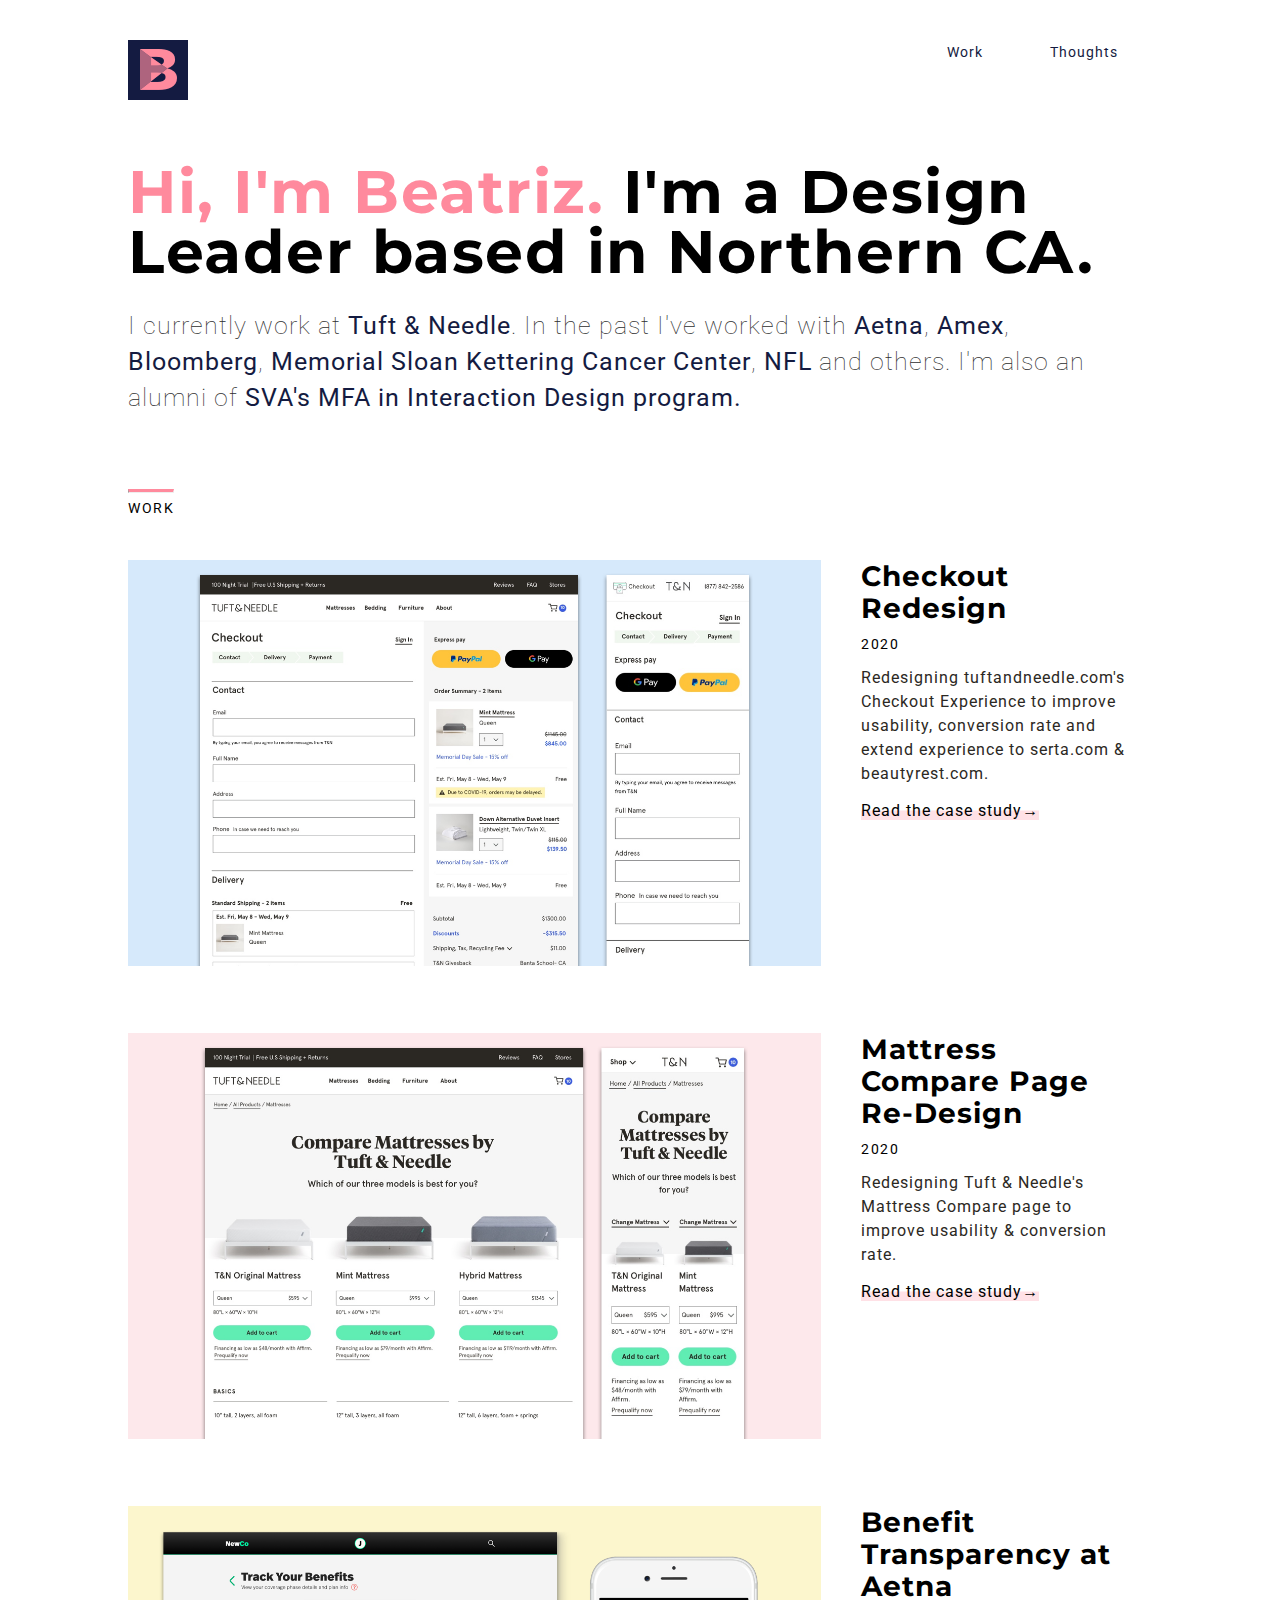
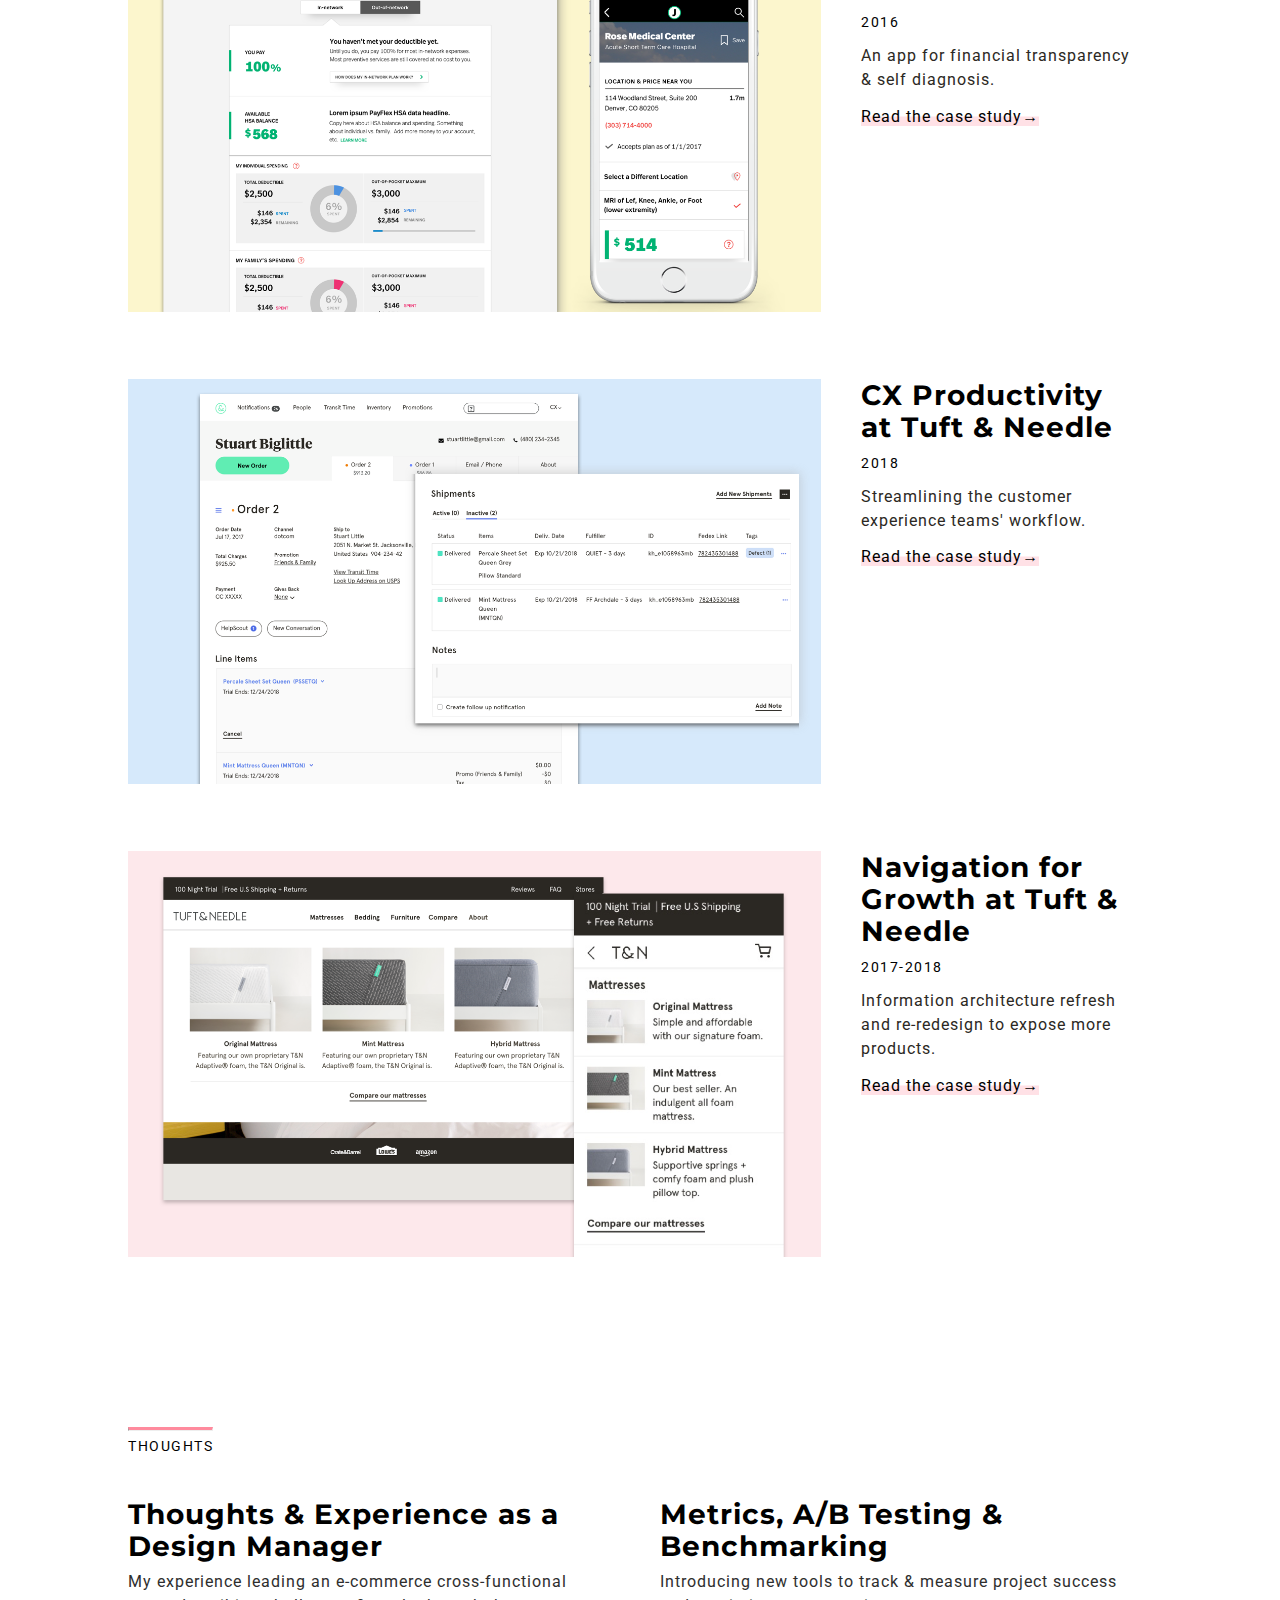
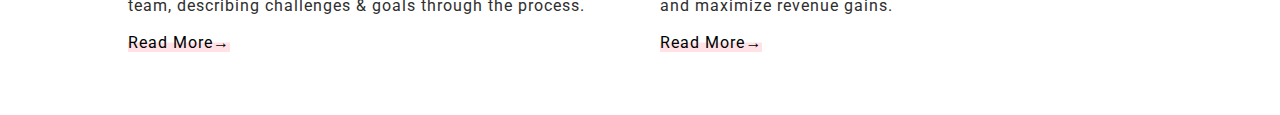
<file: index.html>
<!DOCTYPE html>
<html>
  <head>
    <meta charset="UTF-8">
    <title>Beatriz Vizcaino&mdash;Portfolio </title>
    <link rel="shortcut icon" type="image/png" href="images/fav-icon.png"
    <meta name="viewport" content="width=device-width, initial-scale=1">
    <link href="https://fonts.googleapis.com/css2?family=Montserrat:wght@400;600;700&display=swap" rel="stylesheet">
    <link href="https://fonts.googleapis.com/css2?family=Roboto:wght@300;400;700&display=swap" rel="stylesheet">


    <link rel="stylesheet" href="styles-grids.css">
  </head>
  <body>

<div class="wrapper">

  <div class="container">

    <nav>
      <div id="name">
          <a href="index2.html"><img src="images/box-bv.png"></a></div><!--<p> Beatriz Vizcaino</p></a>-->

      <div class="anchors">
            <a href="#lead">Work</a>
            <a href="#thoughts">Thoughts</a>
          </div>
    </nav>



    <header>
      <h1><span>Hi, I'm Beatriz.</span>
         I'm a Design Leader based in Northern CA. </h1>
        <!--  <p class="details"> I'm a people nerd, enthusiastic about understanding human behavior. I'm curious and a passionate problem solver.
            I lead and collaborate with multidisciplinary teams through design research and experience strategy. I help organizations innovate by discovering and interpreting insights from the customers' &amp business needs. I enjoy mentoring and assisting others in growing their skills.</p>-->

            <p class="details">I currently work at <a href="https://www.tuftandneedle.com">Tuft & Needle</a>. In the past I've worked with <a href="https://www.aetna.com/">Aetna</a>, <a href="https://www.americanexpress.com/">Amex</a>, <a href="https://www.bloomberg.com/">Bloomberg</a>, <a href="https://www.mskcc.org/">Memorial Sloan Kettering Cancer Center</a>, <a href="https://www.nfl.com/">NFL</a> and others.
            I'm also an alumni of <a href="https://interactiondesign.sva.edu/">SVA's MFA in Interaction Design program.</a>
      </p>




            <p><!--With 8+ years of experience & an <a href="https://interactiondesign.sva.edu/">MFA in Interaction Design from SVA</a>, I have worked on projects in different areas including, e-commerce, finances, health & small businesses.-->


    </header>



      <!--<h2>Featured Case Studies</h2>-->
      <div class="case-studies"  id="lead">

      <div class="subs">
        <hr>

      </hr>

        <h3>
          Work
        </h3>
      </div>

          <!--<div>
            <h2>Career Development: Design Levels</h2>
            <p class="details">Leading a cross-functional team to improve collaboration between marketing &amp design, help amplify the impact of design within the business, and use customer insights as a main prioritization tool.</p>
            <a href="pages.html">Read More→</a>
          </div>-->



        <!--<div class="content-sections">
          <h5 id="lead">&#10024;Leadership&#10024;</h5>
        </div>-->


        <div class="individual-post">
        <a href="checkout.html" target="_blank">
          <img src="images/checkout-home.png">
        </a>
              <div class="text">
                <!--  <h3> Research / Strategy</h3>-->
                  <h2>Checkout Redesign</h2>
                  <h3>2020</h3>
                  <p class="details">Redesigning tuftandneedle.com's Checkout Experience to improve usability, conversion rate and extend experience to serta.com & beautyrest.com.</p>
                  <a href="checkout.html" target="_blank">Read the case study→</a>
              </div>
            </div>




          <div class="individual-post">
            <a href="compare.html" target="_blank">
              <img src="images/compare-home.png">
            </a>
              <div class="text">
                <!--  <h3> Research / Strategy</h3>-->
                  <h2>Mattress Compare Page Re-Design</h2>
                  <h3>2020</h3>
                  <p class="details">Redesigning Tuft & Needle's Mattress Compare page to improve usability & conversion rate.</p>
                  <a href="compare.html" target="_blank">Read the case study→</a>
              </div>

          </div>


      <!--<div class="content-sections">
        <h5 id="research">&#10024;Research&#10024;</h5>
      </div>

      <a href="https://medium.com/@beatryev_56361/customer-research-d396b8811c31" target="_blank">
        <div class="individual-post">

              <img src="images/customer-research.png">
              <div class="text">
                <!--<h3>Research / Strategy</h3>
                  <h2>Customer Definition at Tuft &amp Needle</h2>
                  <h3>2017-2019</h3>
                  <p class="details">Definition of Tuft & Needle’s audience through personas and jobs to be done.</p>
                  <a href="https://medium.com/@beatryev_56361/customer-research-d396b8811c31" target="_blank">Read the case study→</a>

              </div>
        </div>
      </a>

      <a href="https://medium.com/@beatryev_56361/connected-sleep-4e717c0483f9" target="_blank">
          <div class="individual-post">
            <img src="images/connected-sleep.png">
              <div class="text">
                  <!--<h3>Research / Strategy</h3>
                  <h2>Connected Sleep at Serta</h2>
                  <h3>2019</h3>
                  <p class="details">Evaluating customer's needs for connected devices that improve sleep. </p>
                  <a href="https://medium.com/@beatryev_56361/connected-sleep-4e717c0483f9" target="_blank">Read the case study→</a>
              </div>

          </div>
      </a>

      <a href="https://medium.com/@beatryev_56361/aetna-342135120f40" target="_blank">
        <div class="individual-post">
          <img src="images/personas-home.png">
            <div class="text">
                <!--<h3> UX Design / Research / Strategy</h3>
                <h2>Research &amp Strategy at Aetna</h2>
                <h3>2014-2017</h3>
                <p class="details">Ethnographic research & strategy work for a next generation app.</p>
                <a href="https://medium.com/@beatryev_56361/aetna-342135120f40" target="_blank">Read the case study→</a>
            </div>

        </div>
      </a>-->

      <!--<div class="content-sections">
        <h5 id="product-design">&#10024;Product Design&#10024;</h5>
      </div>-->


        <div class="individual-post">
          <a href="aetna.html" target="_blank">
            <img src="images/aetna-home.png">
          </a>
            <div class="text">
                <!--<h3> UX Design / Research / Strategy</h3>-->
                <h2>Benefit Transparency at Aetna</h2>
                <h3>2016</h3>
                <p class="details">An app for financial transparency & self diagnosis.</p>
                <a href="aetna.html" target="_blank">Read the case study→</a>
            </div>

        </div>



        <div class="individual-post">
          <a href="cx.html" target="_blank">
            <img src="images/cx-home.png">
          </a>
          <div class="text">
              <!--<h3>UX Design / Product Design</h3>-->
              <h2>CX Productivity at Tuft &amp Needle</h2>
              <h3>2018</h3>
              <p class="details">Streamlining the customer experience teams' workflow.</p>
              <a href="cx.html" target="_blank">Read the case study→</a>
          </div>

        </div>



          <div class="individual-post">
            <a href="nav.html" target="_blank">
              <img src="images/nav-home.png">
            </a>
              <div class="text">
                  <!--<h3>UX Design / Information Architecture</h3>-->
                  <h2>Navigation for Growth at Tuft &amp Needle</h2>
                  <h3>2017-2018</h3>
                  <p class="details">Information architecture refresh and re-redesign to expose more products. </p>
                  <a href="nav.html" target="_blank"> Read the case study→</a>
              </div>

          </div>





            <!--<div class="individual-post">
              <a href="https://medium.com/@beatryev_56361/prepaid-accounts-at-amex-ad5002629295" target="_blank">
                <img src="images/amex-home.png">
              </a>
            <div class="text">
                <!--<h3> UX Design / Research / Strategy</h3>-->
                <!--<h2>Prepaid Accounts at Amex</h2>
                <h3>2012-2014</h3>
                <p class="details">Creating a responsive website for Amex.</p>
                <a href="https://medium.com/@beatryev_56361/prepaid-accounts-at-amex-ad5002629295" target="_blank">Read the case study→</a>
            </div>

        </div>-->




      <!--<a href="https://medium.com/@beatryev_56361/chemotherapy-assistant-mobile-app-a7de7fdda492" target="_blank">
        <div class="individual-post">
          <img src="images/mskcc-home.png">
            <div class="text">
                <!--<h3> UX Design / Research / Strategy</h3>
                <h2>Chemotherapy Management at Memorial Sloan Kettering</h2>
                <h3>2010</h3>
                <p class="details">Improving chemotherapy outpatient experience.</p>
                <a href="https://medium.com/@beatryev_56361/chemotherapy-assistant-mobile-app-a7de7fdda492" target="_blank">Read the case study→</a>
            </div>

        </div>
      </a>-->

      <!--<footer>
        <div>
          <p class="copyright">© Beatriz Vizcaino</p>
          <a href="https://www.linkedin.com/in/beatriz-vizcaino/">LinkedIn</a>
        </div>
      </footer>-->

      <!--<div class="content-sections">
         <h5 id="thoughts">Thoughts</h5>
       </div>-->

  </div>

  <div class="case-studies">

        <div class="subs-2">
          <hr>

        </hr>

          <h3 id="thoughts">
            Thoughts
          </h3>
        </div>

       <div class="leadership">



         <div>
           <h2>Thoughts &amp Experience as a Design Manager</h2>
           <p class="details">My experience leading an e-commerce cross-functional team, describing challenges &amp goals through the process. </p>
           <a href="https://medium.com/@beatryev_56361/my-thoughts-experience-as-design-manager-7fe2f196fd29" target="_blank">Read More→</a>
         </div>

         <div>
           <h2>Metrics, A/B Testing &amp Benchmarking</h2>
           <p class="details">Introducing new tools to track &amp measure project success and maximize revenue gains.</p>

           <a id="read-more-three" href="https://medium.com/@beatryev_56361/research-toolkit-metrics-a-b-testing-benchmarking-4f5b9d761b9f" target="_blank">Read More→</a>
         </div>


       </div>
    </div>








  </body>
</html>
</file>
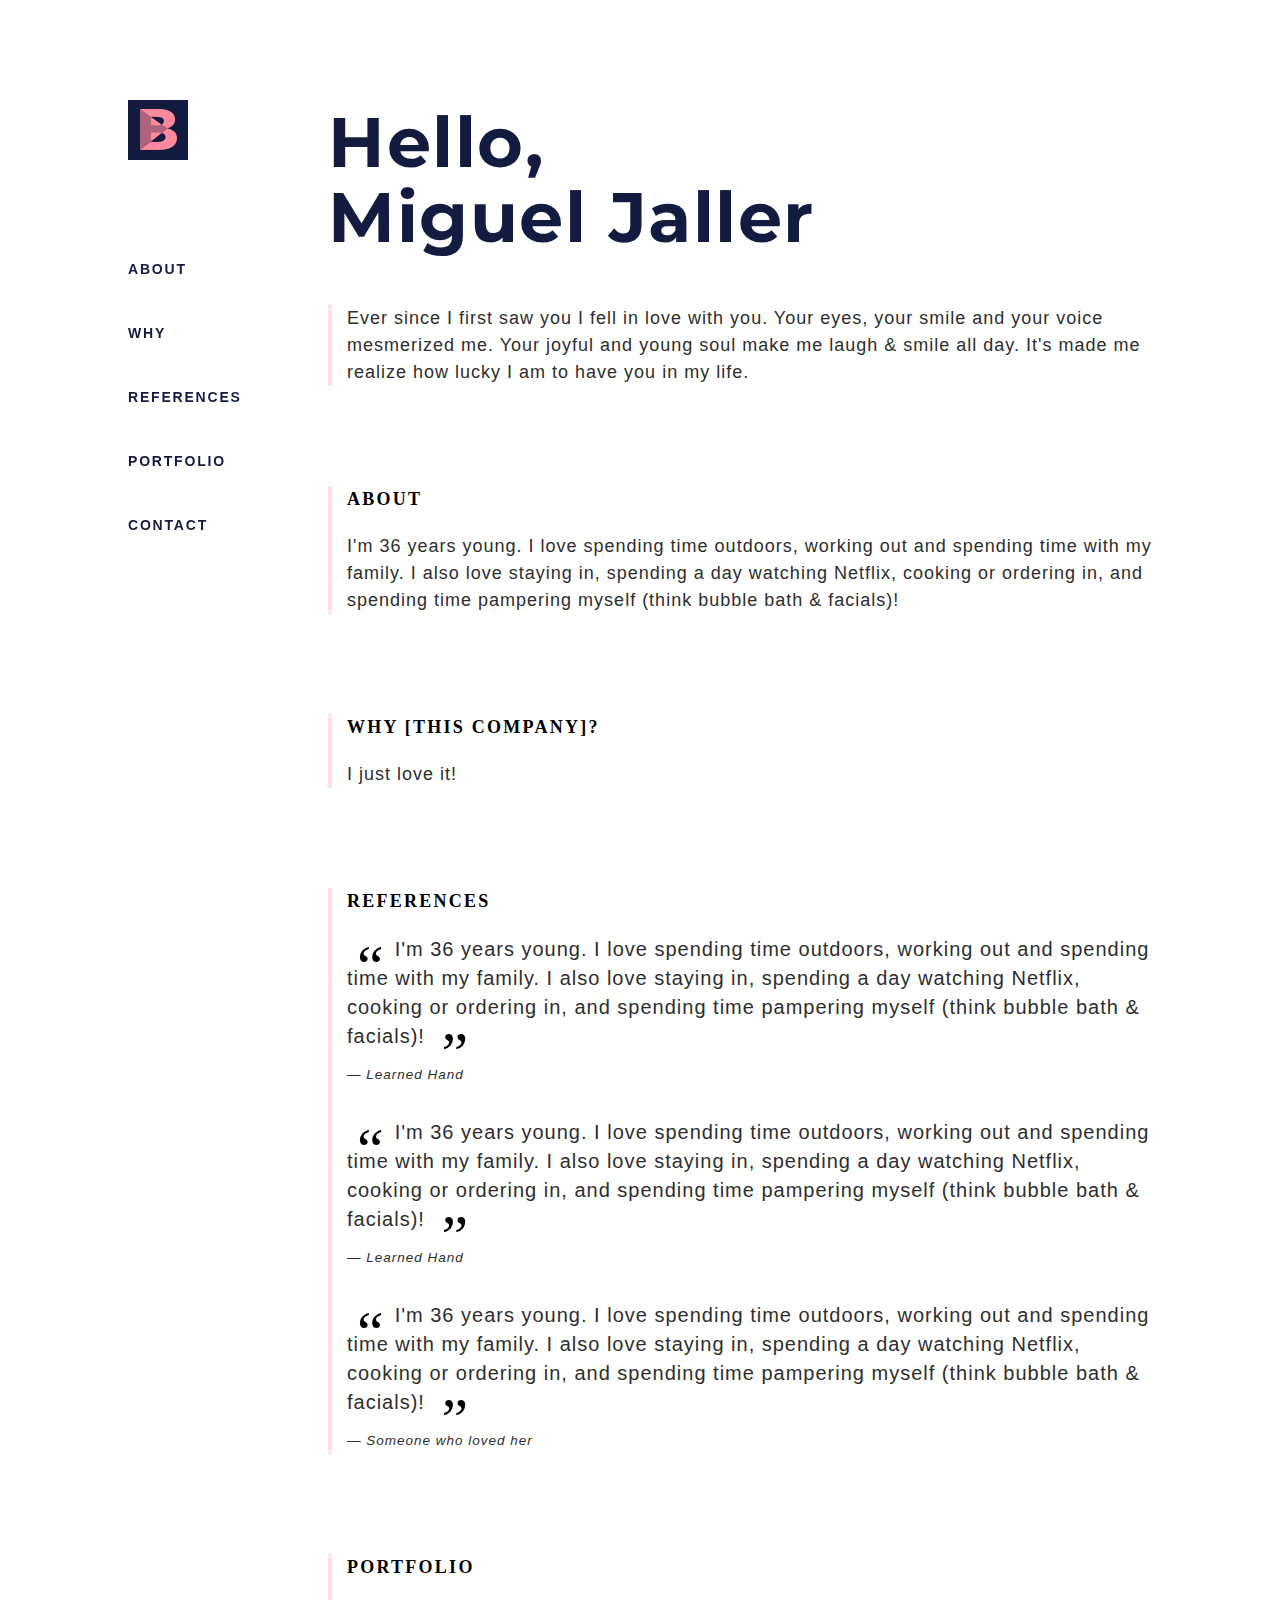
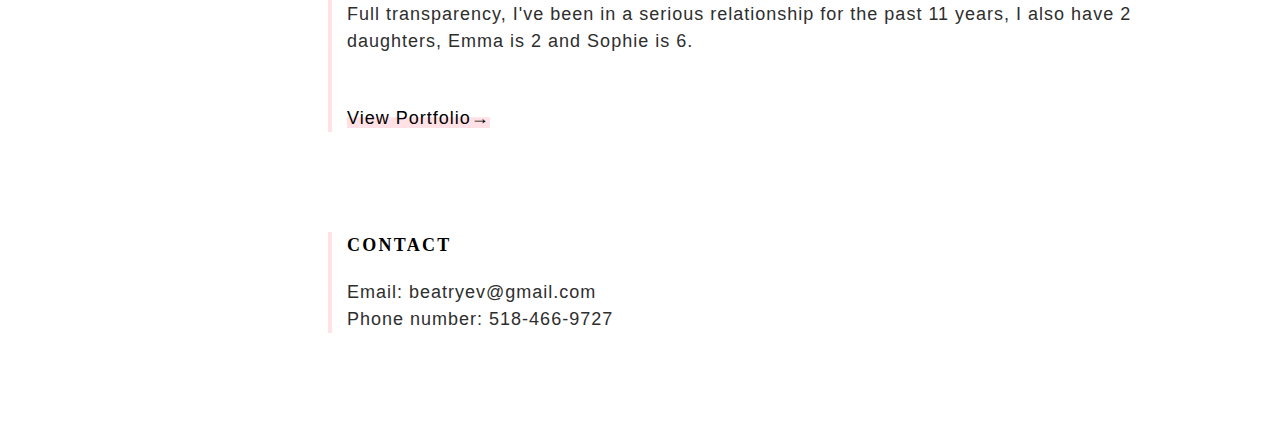
<file: hello-Zendesk/index.html>
<!DOCTYPE html>
<html>
  <head>
    <meta charset="UTF-8">
    <title>Beatriz Vizcaino&mdash;Portfolio </title>
    <link rel="shortcut icon" type="image/png" href="images/fav-icon.png"
    <meta name="viewport" content="width=device-width, initial-scale=1">
    <link href="https://fonts.googleapis.com/css2?family=Montserrat:wght@400;600;700&display=swap" rel="stylesheet">


    <link rel="stylesheet" href="styles.css">
  </head>
  <body>

<div class="wrapper">

    <div class="container">

    <header></header>

    <div class="columns">

      <nav>

        <ul>
          <li><a href="#hello"><img src="images/box-bv.png"></a><li>
          <li><a href="#about">About</a></li>
          <li><a href="#why">Why</a></li>
          <li><a href="#references">References</a></li>
          <li><a href="#portfolio">Portfolio</a></li>
          <li><a href="#contact">Contact</a></li>
      </nav>


      <section>
          <h1 id="hello">Hello,<br> Miguel Jaller</h1>

          <div class="subsections">

            <p>Ever since I first saw you I fell in love with you. Your eyes, your smile and your voice mesmerized me. Your joyful and young soul make me laugh &amp smile all day. It's made me realize how lucky I am to have you in my life.
            </p>
          </div>

          <div class="subsections">
            <h2 id="about">About</h2>
            <p>I'm 36 years young. I love spending time outdoors, working out and spending time with my family. I also love staying in, spending a day watching Netflix, cooking or ordering in, and spending time pampering myself (think bubble bath &amp facials)!</p>
          </div>

          <div class="subsections">
            <h2 id="why">Why [This Company]?</h2>
            <p>I just love it!</p>
          </div>



          <div class="subsections">
            <h2 id="references">References</h2>

                <blockquote>
                  <q class="quotation">I'm 36 years young. I love spending time outdoors, working out and spending time with my family. I also love staying in, spending a day watching Netflix, cooking or ordering in, and spending time pampering myself (think bubble bath & facials)!

                  </q>
                  <footer>— Learned Hand</footer>
                </blockquote>

                <blockquote>
                  <q class="quotation">I'm 36 years young. I love spending time outdoors, working out and spending time with my family. I also love staying in, spending a day watching Netflix, cooking or ordering in, and spending time pampering myself (think bubble bath & facials)!

</q>
                  <footer>— Learned Hand</footer>
                </blockquote>

                <blockquote>
                  <q class="quotation">I'm 36 years young. I love spending time outdoors, working out and spending time with my family. I also love staying in, spending a day watching Netflix, cooking or ordering in, and spending time pampering myself (think bubble bath & facials)!

</q>
                  <footer>— Someone who loved her</footer>
                </blockquote>





          </div>

          <div class="subsections">
            <h2 id="portfolio">Portfolio</h2>
            <p id="portafo">Full transparency, I've been in a serious relationship for the past 11 years, I also have 2 daughters, Emma is 2 and Sophie is 6.</p>
            <a class="port">View Portfolio→</a>
          </div>

          <div class="subsections">
            <h2 id="contact">Contact</h2>
            <p>Email: beatryev@gmail.com</p>
            <p>Phone number: 518-466-9727</p>
          </div>

        </section>
    </div>
    </div>







  </body>
</html>
</file>
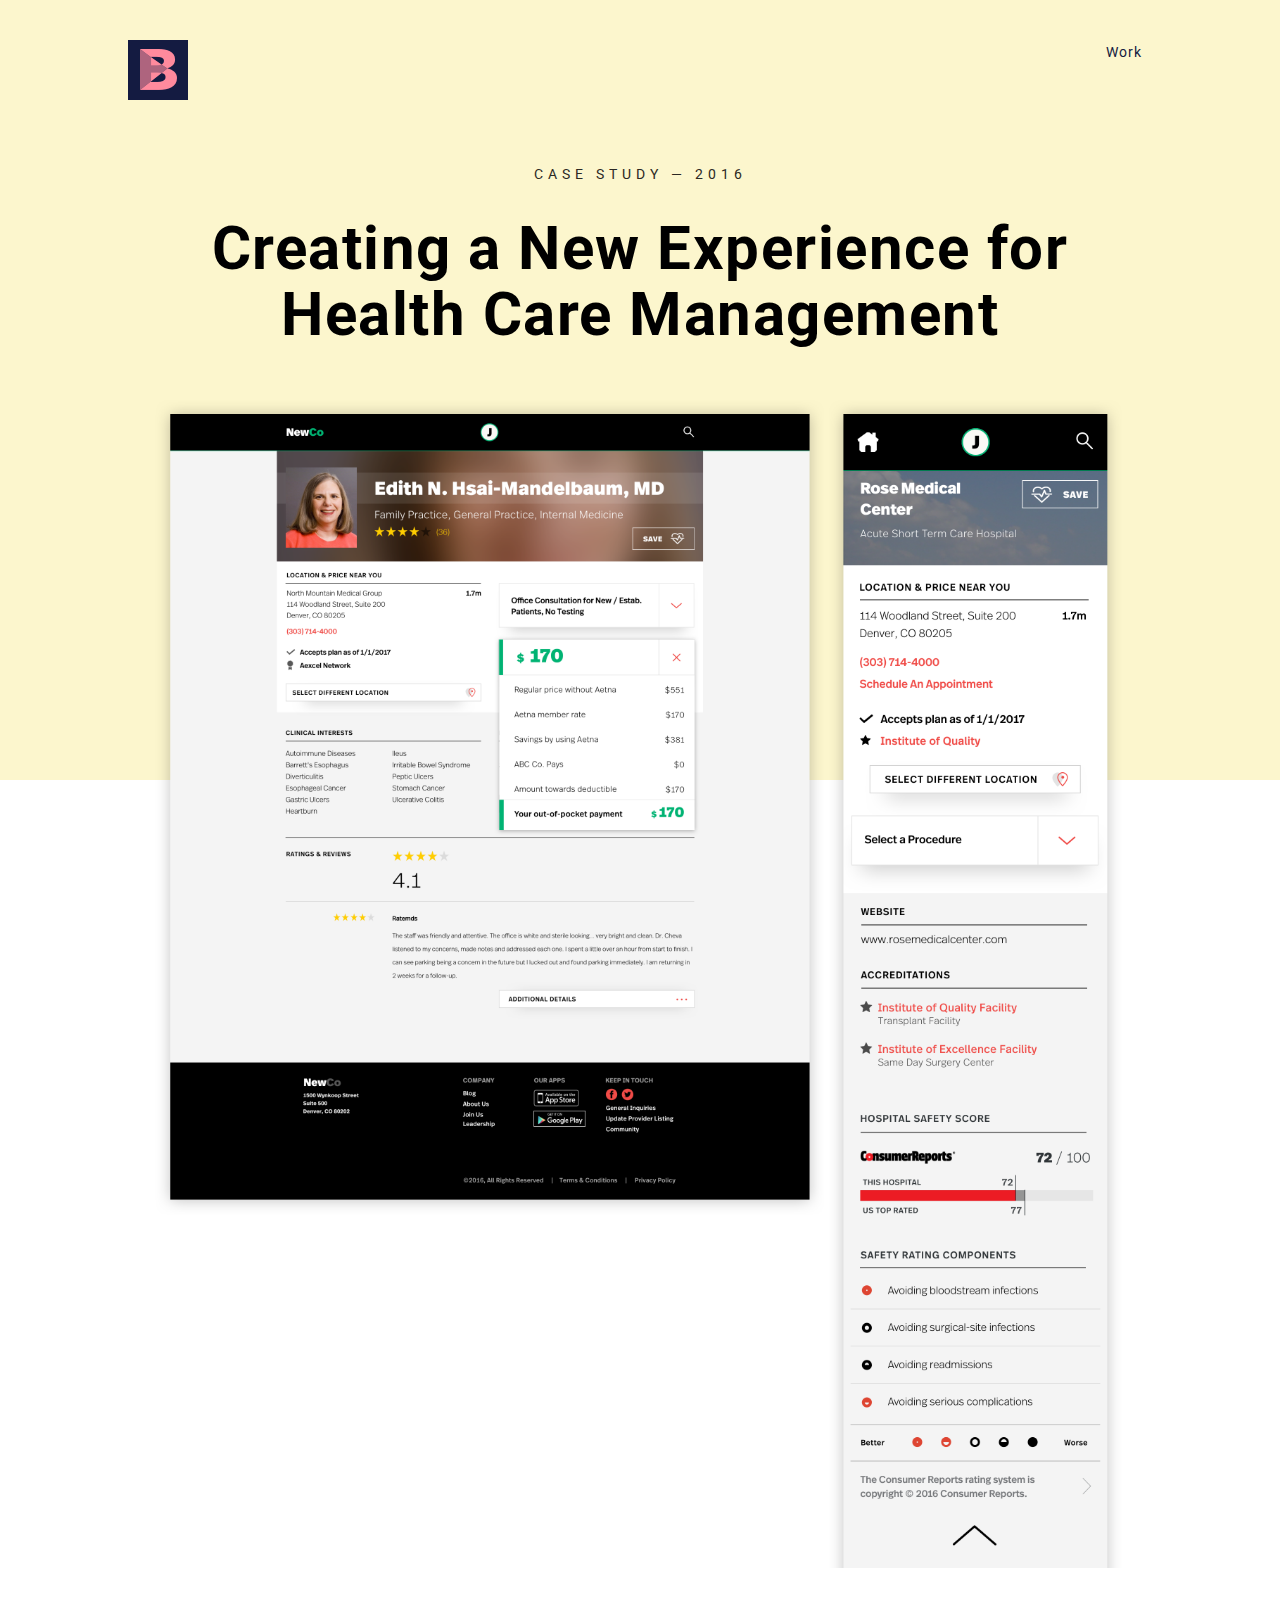
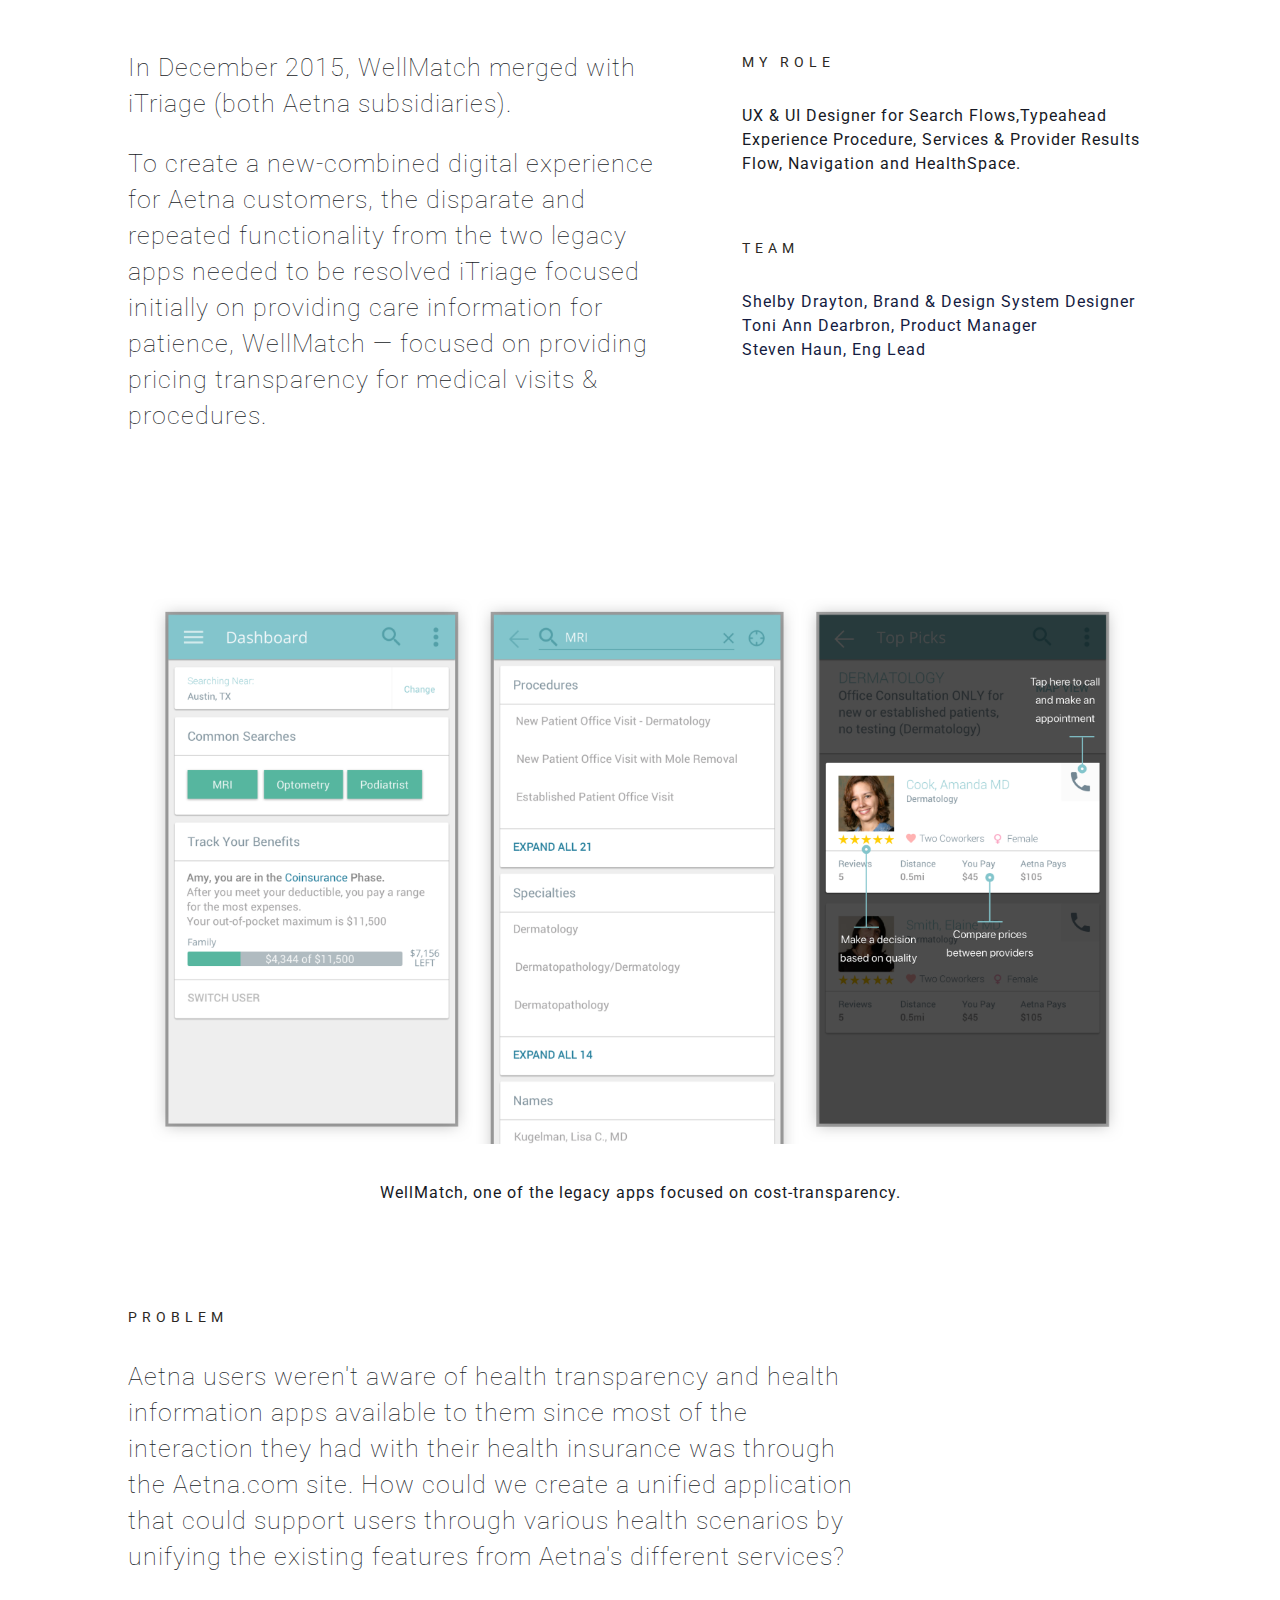
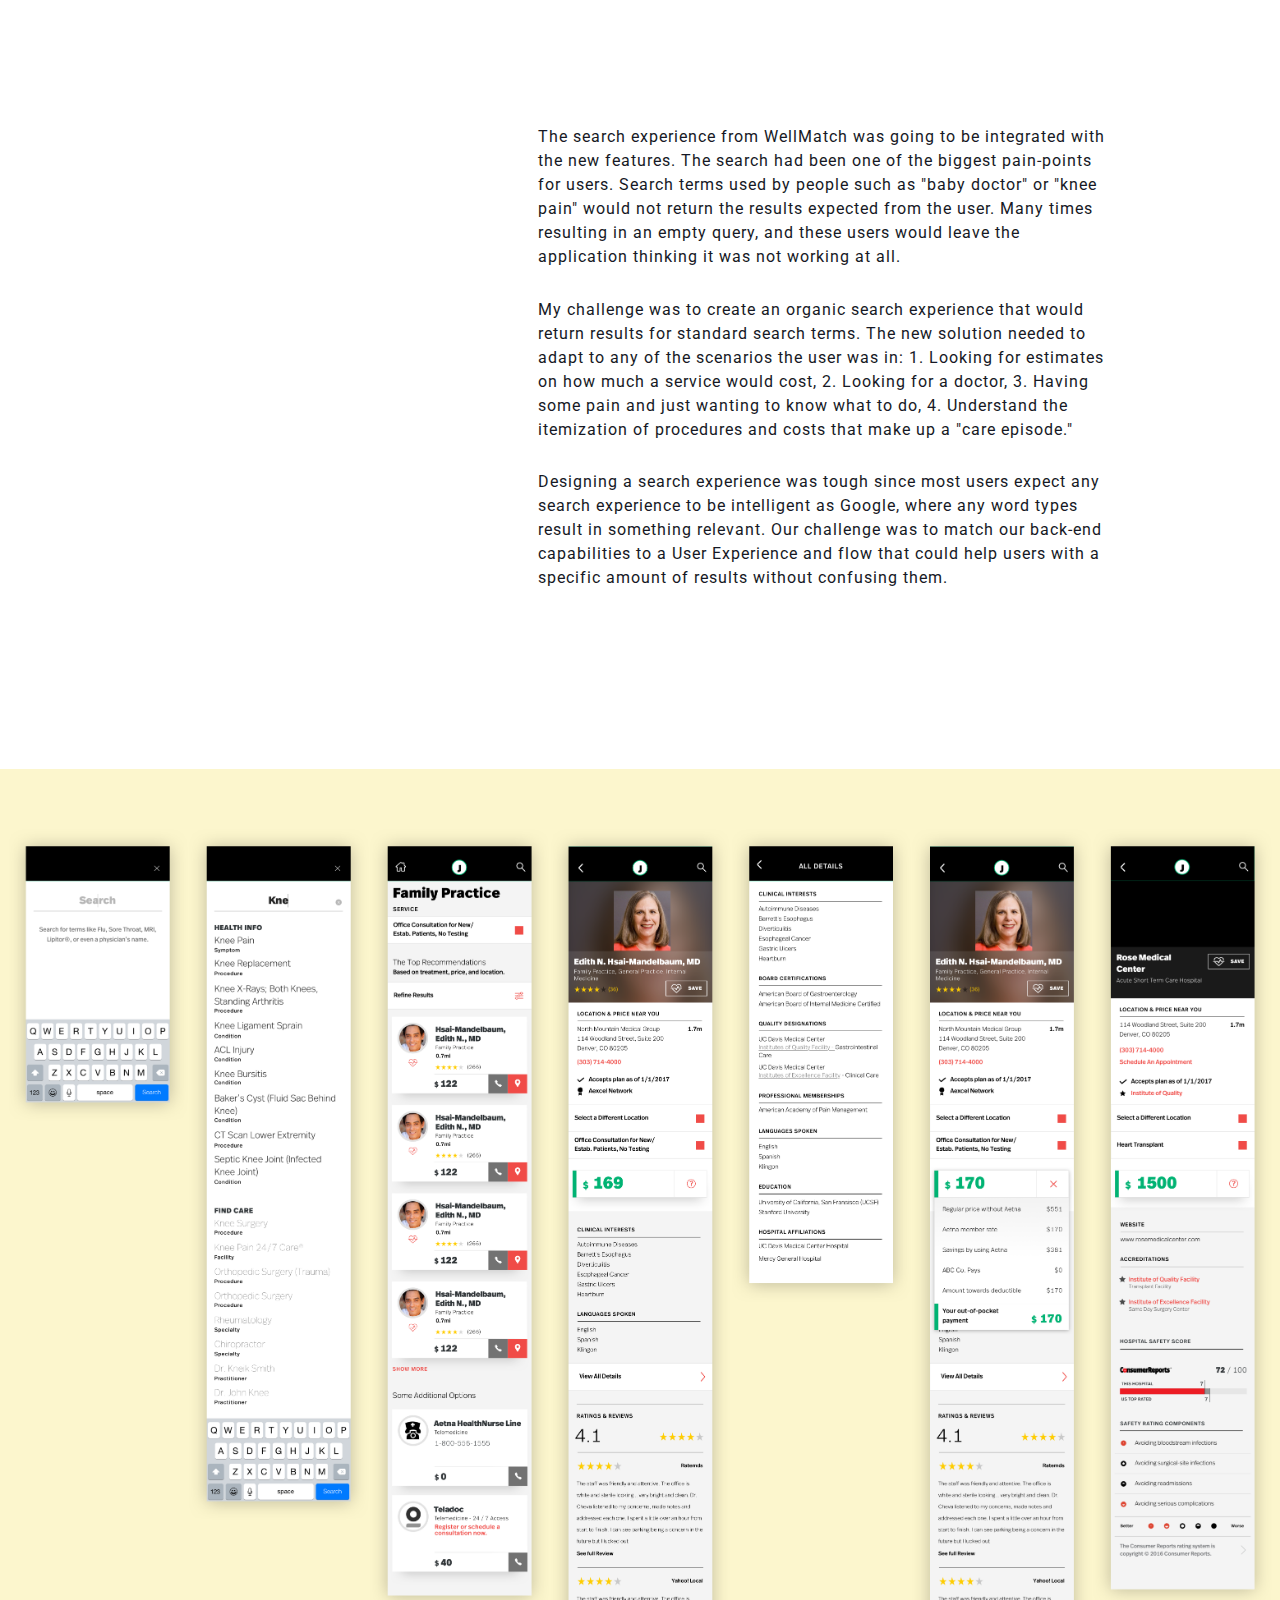
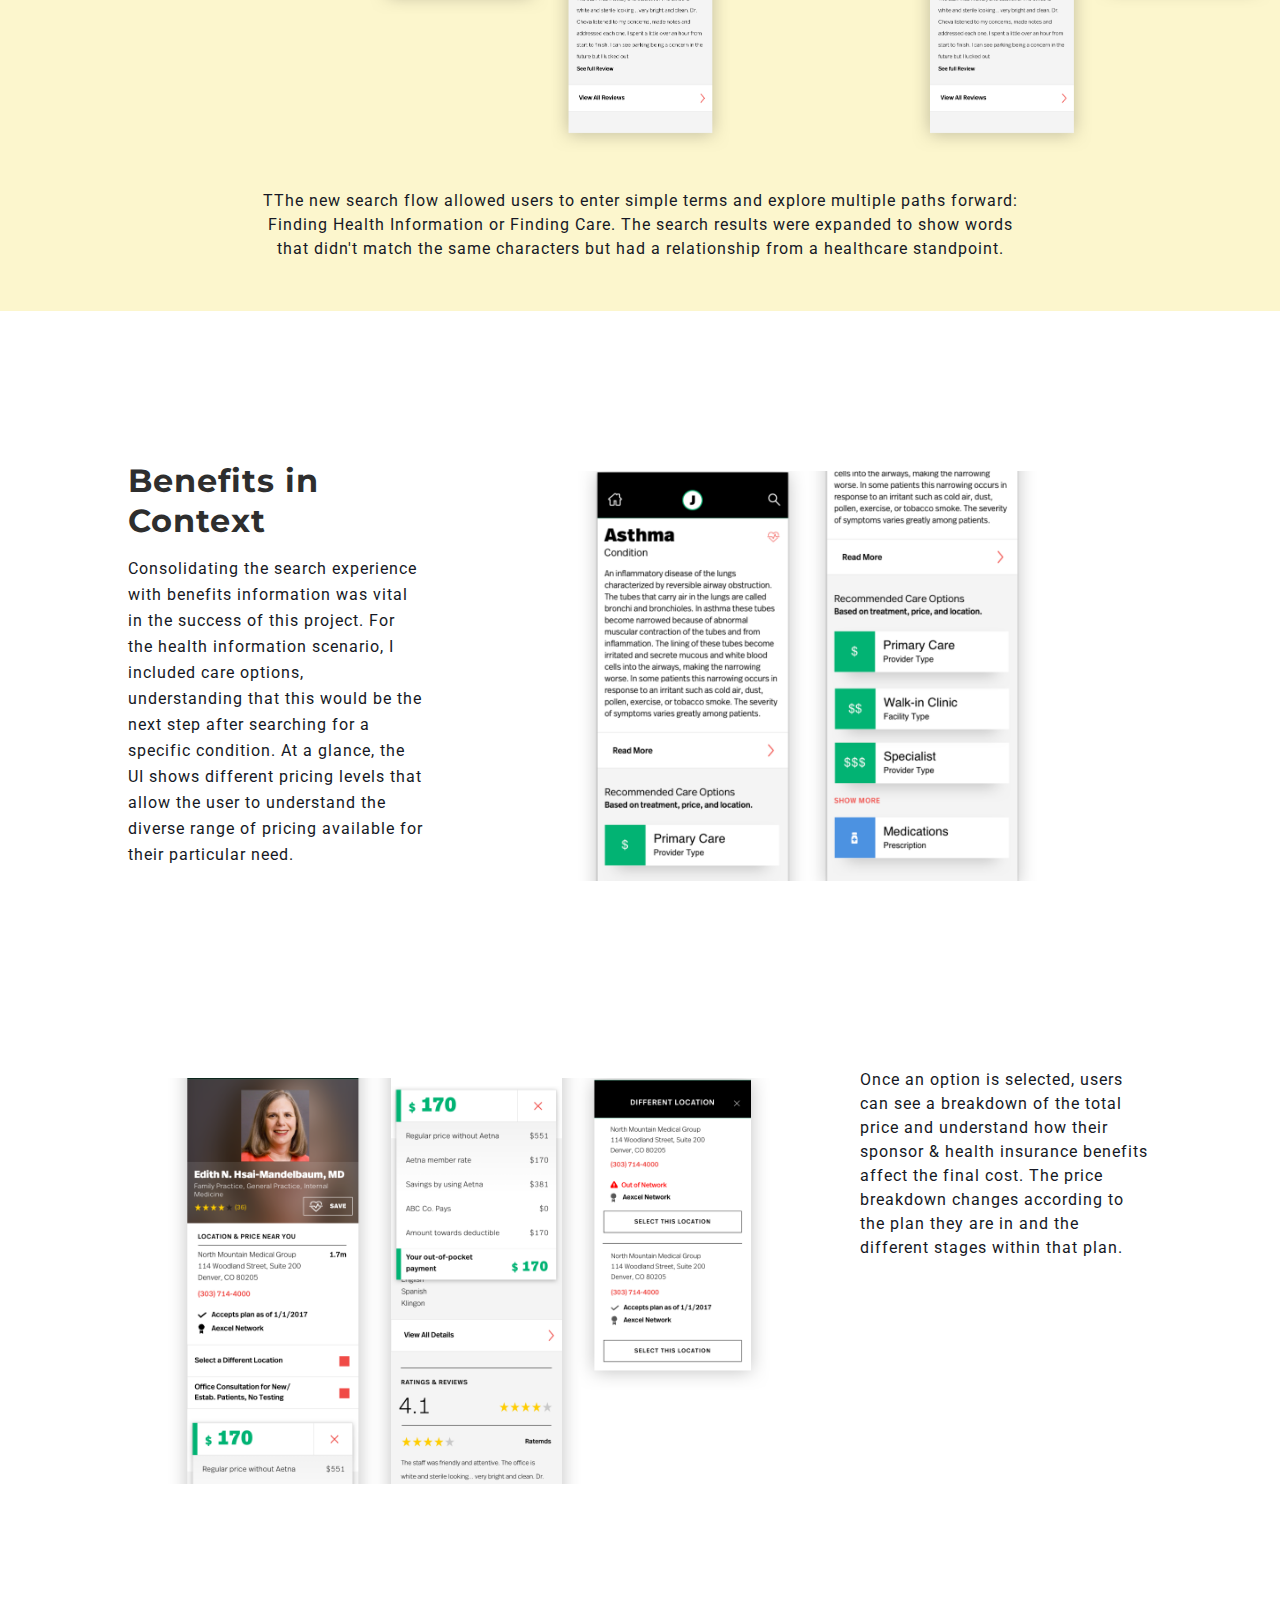
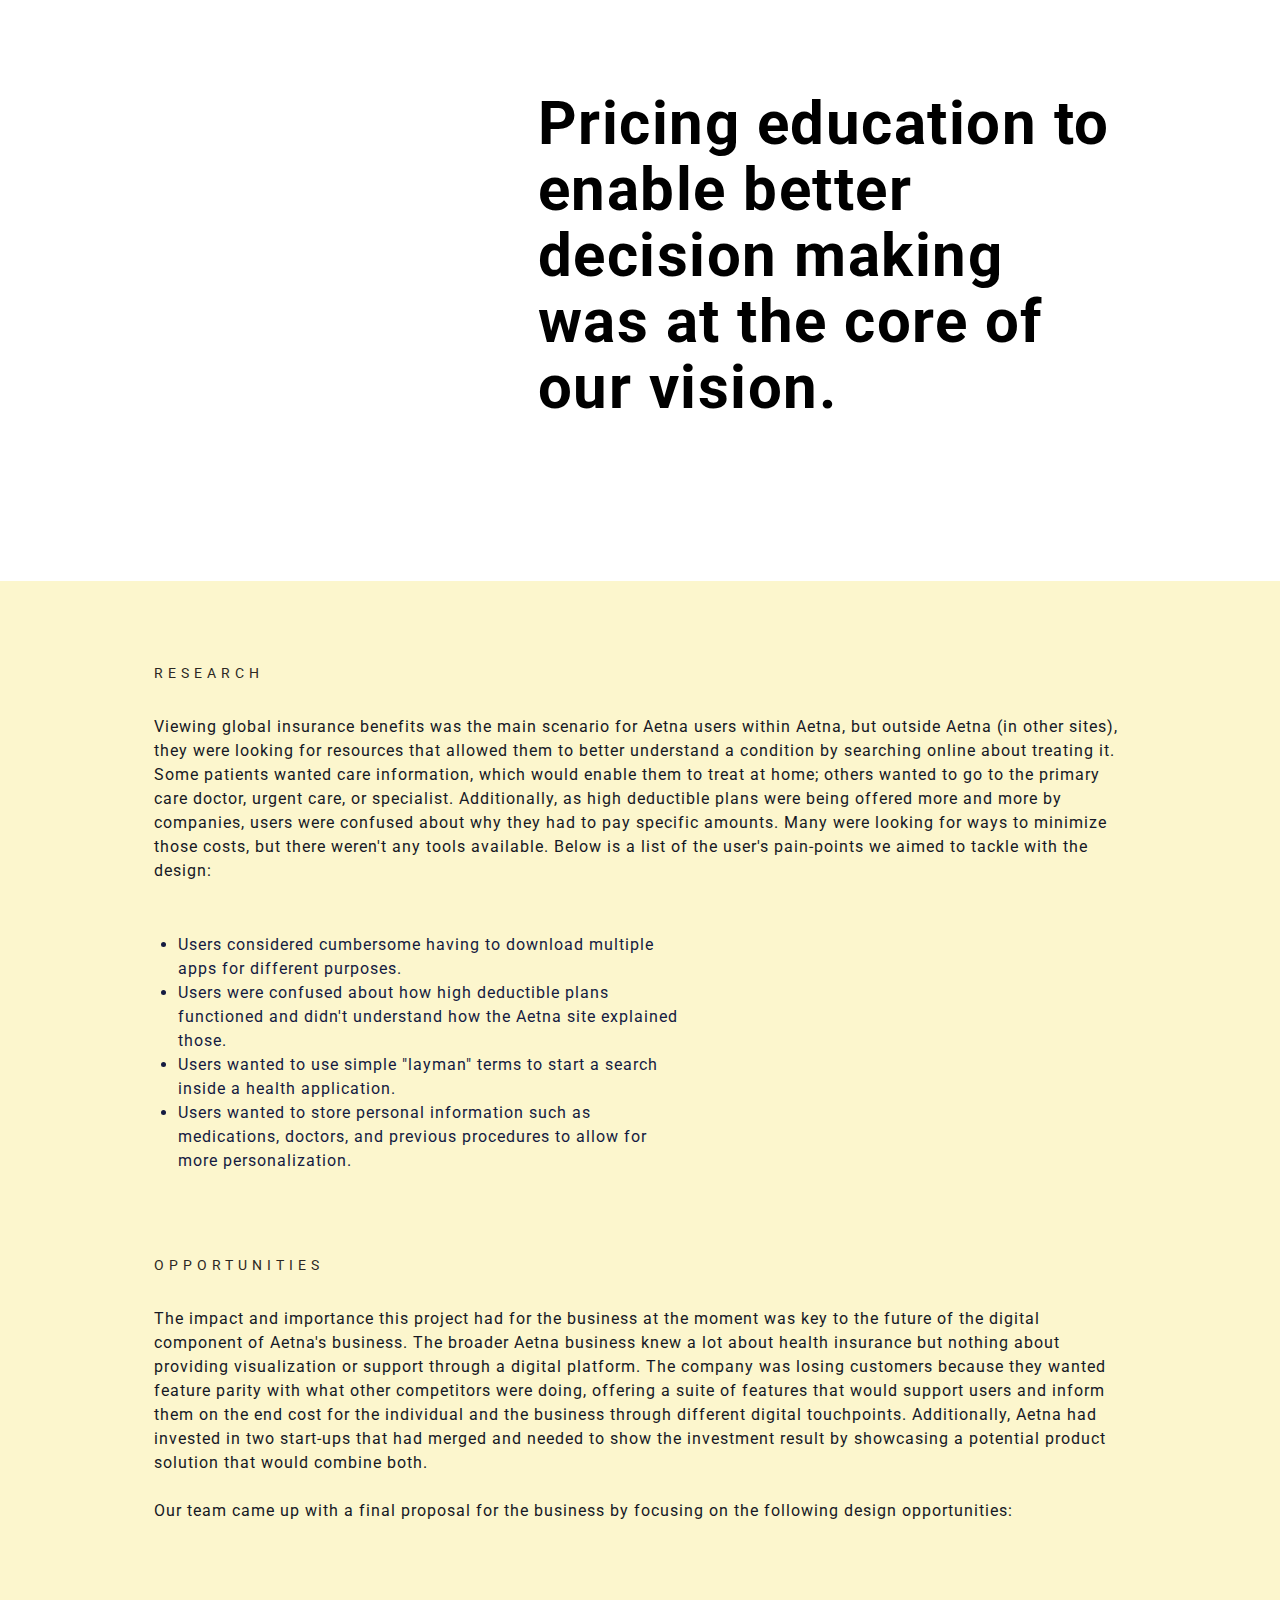
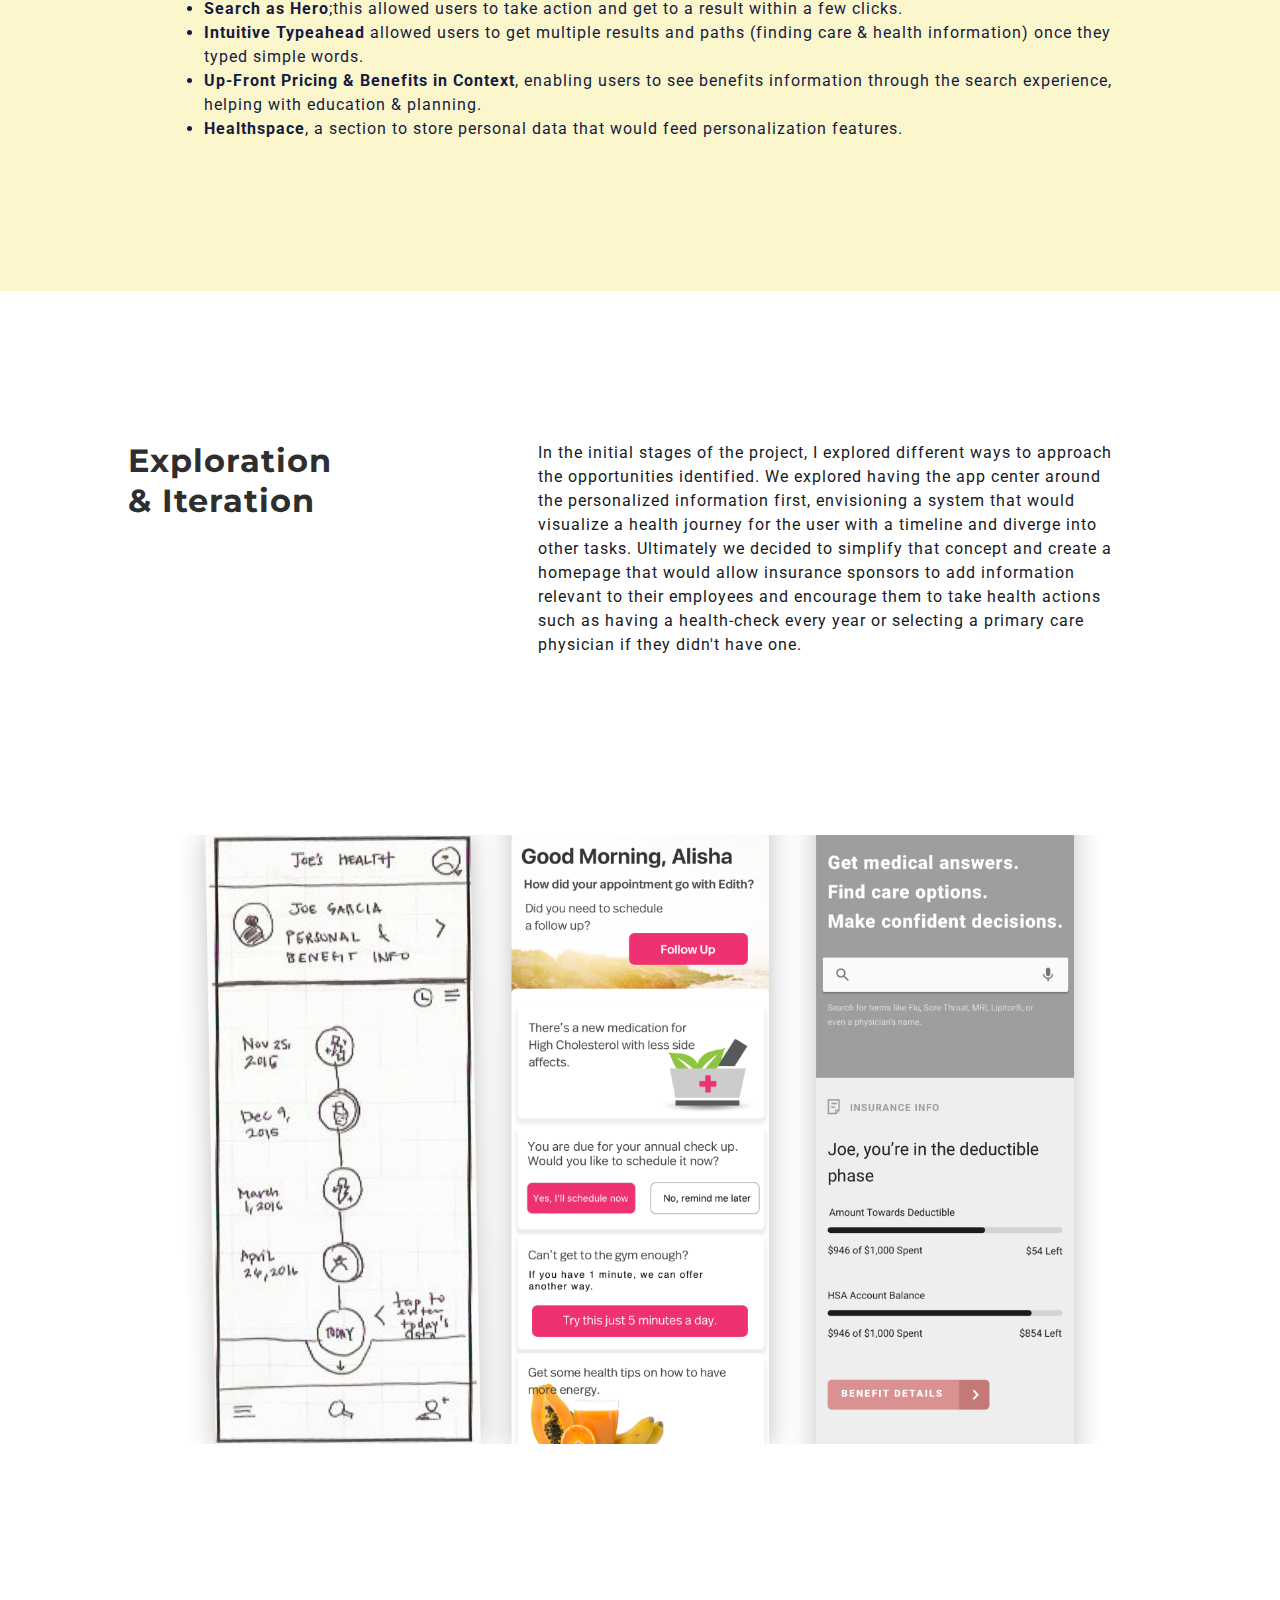
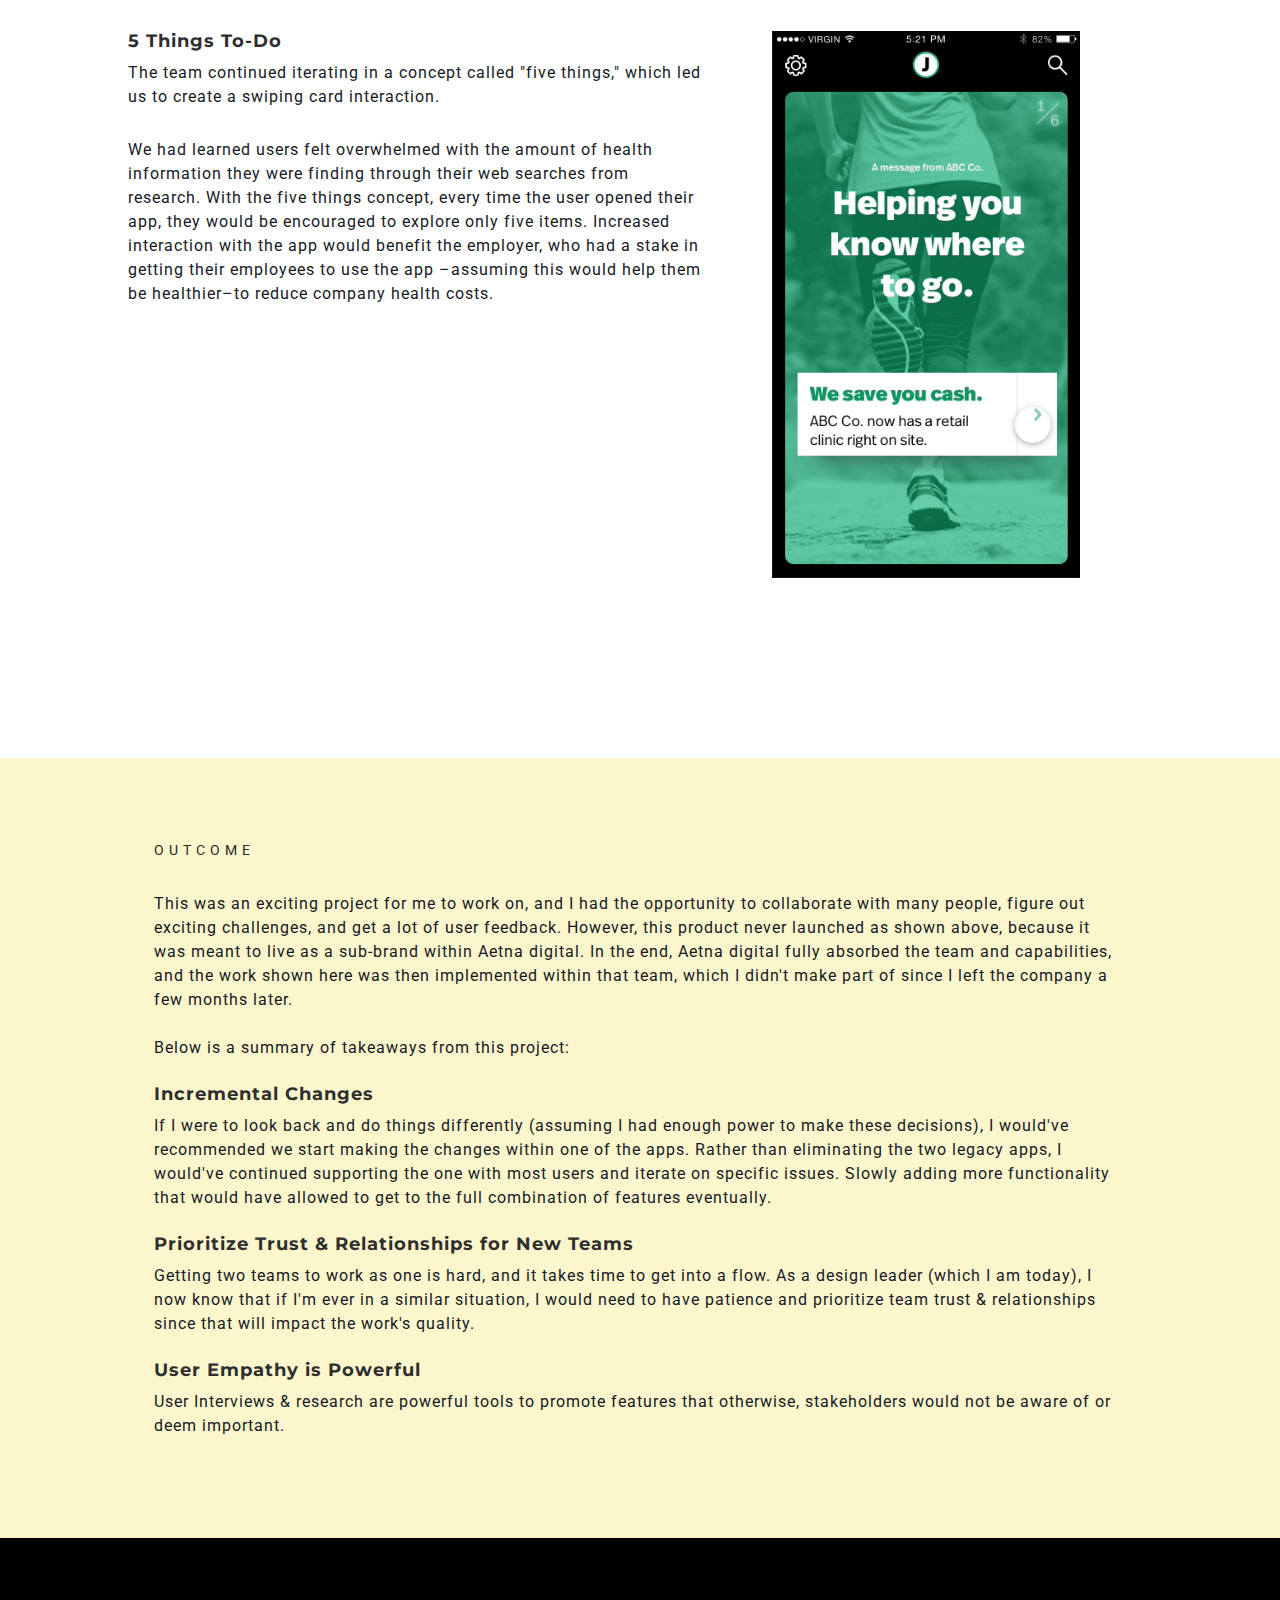
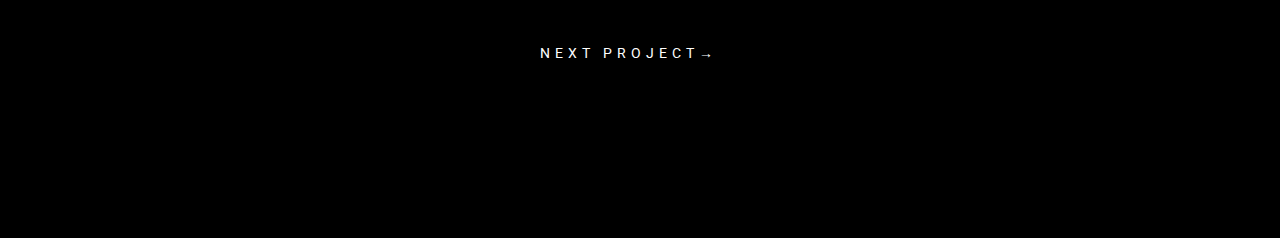
<file: aetna.html>
<!DOCTYPE html>
<html>
  <head>
    <meta charset="UTF-8">
    <title>Beatriz Vizcaino&mdash;Portfolio </title>
    <link rel="shortcut icon" type="image/png" href="images/fav-icon.png"
    <meta name="viewport" content="width=device-width, initial-scale=1">
    <link href="https://fonts.googleapis.com/css2?family=Montserrat:wght@400;600;700&display=swap" rel="stylesheet">
    <link href="https://fonts.googleapis.com/css2?family=Roboto:wght@300;400;700&display=swap" rel="stylesheet">




    <link rel="stylesheet" href="styles-grids-2.css">
  </head>
  <body>

<div class="wrapper">

  <div class="container">

    <nav>
      <div id="name">
          <a href="index.html"><img src="images/box-bv.png"></a></div><!--<p> Beatriz Vizcaino</p></a>-->

          <div class="about">
            <!--<a href="#">About</a>-->
            <a href="index.html">Work</a>
          </div>
    </nav>

    <header>
      <!--<img src="images/ecomm-head.png"></img>-->
      <h3>Case Study &mdash; 2016</h3>
      <h1>Creating a New Experience for Health Care Management</h1>

      <img src="images/aetna/image-1-aetna.png"></img>

    </header>



    <section class="introduction">
      <div class="context">
        <p>In December 2015, WellMatch merged with iTriage (both Aetna subsidiaries).</p> <br><p>To create a new-combined digital experience for Aetna customers, the disparate and repeated functionality from the two legacy apps needed to be resolved iTriage focused initially on providing care information for patience, WellMatch — focused on providing pricing transparency for medical visits & procedures.</p>
      </div>

      <div class="role-intro">

        <div class="role">
          <h3>MY ROLE</h3>
          <p>UX & UI Designer for Search Flows,Typeahead Experience
            Procedure, Services & Provider Results Flow, Navigation and HealthSpace.</p>
        </div>

        <div class="team">
        <h3>TEAM</h3>
        <ul>
        <li>Shelby Drayton, Brand & Design System Designer</li>
        <li>Toni Ann Dearbron, Product Manager</li>
        <li>Steven Haun, Eng Lead</li>
        <ul>
      </div>

    </div>

    </section>

    <section class"two">
      <img src="images/aetna/image-2-aetna.png"></img>
      <div class="centro"><p> WellMatch, one of the legacy apps focused on cost-transparency.</p></div>
    </section>

    <section class="three">
      <div class="context">
        <h3>problem</h3>


          <p>Aetna users weren't aware of health transparency and health information apps available to them since most of the interaction they had with their health insurance was through the Aetna.com site. How could we create a unified application that could support users through various health scenarios by unifying the existing features from Aetna's different services?</p>

      </div>

    </section>


    <section class="four">

      <div class="left">
      </div>

      <div class="right">
        <p class= "explanation">The search experience from WellMatch was going to be integrated with the new features. The search had been one of the biggest pain-points for users. Search terms used by people such as "baby doctor" or "knee pain" would not return the results expected from the user. Many times resulting in an empty query, and these users would leave the application thinking it was not working at all.</p>

        <p class= "explanation">My challenge was to create an organic search experience that would return results for standard search terms. The new solution needed to adapt to any of the scenarios the user was in:
          1. Looking for estimates on how much a service would cost, 2. Looking for a doctor, 3. Having some pain and just wanting to know what to do, 4. Understand the itemization of procedures and costs that make up a "care episode." </p>

      <p class= "explanation">Designing a search experience was tough since most users expect any search experience to be intelligent as Google, where any word types result in something relevant. Our challenge was to match our back-end capabilities to a User Experience and flow that could help users with a specific amount of results without confusing them.</p>

      </div>

    </section>


</div>

<section class="side-by-side-images-one">

<div>
  <img src="images/aetna/image-3-aetna.png"></img>
  <p>TThe new search flow allowed users to enter simple terms and explore multiple paths forward: Finding Health Information or Finding Care. The search results were expanded to show words that didn't match the same characters but had a relationship from a healthcare standpoint.</p>
</div>


<!--<div>
  <img src="images/aetna/rectangle.png"></img>
  <p>Above shows the ability to quickly view an annotation. Here, the user is selecting an annotation from a previous version.</p>
</div>-->
</section>




<div class="container">

<section class="highlights">
  <div class="explanation">
    <h2>Benefits in Context</h2>

    <p>Consolidating the search experience with benefits information was vital in the success of this project. For the health information scenario, I included care options, understanding that this would be the next step after searching for a specific condition. At a glance, the UI shows different pricing levels that allow the user to understand the diverse range of pricing available for their particular need.</p>


  </div>


    <div class="image-left">
      <img src="images/aetna/image-4-aetna.png"></img>
    </div>

</section>


<section class="highlights-2">
    <div class="image-right">
      <img src="images/aetna/image-5-aetna.png"></img>
    </div>

    <div class="explanation-2">

    <!--<p class="zoom-in">Creating an Annotation<p>-->

    <p>Once an option is selected, users can see a breakdown of the total price and understand how their sponsor & health insurance benefits affect the final cost. The price breakdown changes according to the plan they are in and the different stages within that plan.
</p>
  </div>
</section>

<div class="four">

  <div class="left">
  </div>


  <div class="right">
    <h1>Pricing education to enable better decision making was at the core of our vision.</h1>
  </div>
</div>

</div>



<div class="deep-content">


<section class="five">
  <div class="extra-info">
    <h3>Research</h3>
    <p>Viewing global insurance benefits was the main scenario for Aetna users within Aetna, but outside Aetna (in other sites), they were looking for resources that allowed them to better understand a condition by searching online about treating it. Some patients wanted care information, which would enable them to treat at home; others wanted to go to the primary care doctor, urgent care, or specialist. Additionally, as high deductible plans were being offered more and more by companies, users were confused about why they had to pay specific amounts. Many were looking for ways to minimize those costs, but there weren't any tools available. Below is a list of the user's pain-points we aimed to tackle with the design: </p>

    </div>

  <div class="list">
      <ol>
        <li>Users considered cumbersome having to download multiple apps for different purposes.</li>
        <li>Users were confused about how high deductible plans functioned and didn't understand how the Aetna site explained those.</li>
        <li>Users wanted to use simple "layman" terms to start a search inside a health application.</li>
        <li>Users wanted to store personal information such as medications, doctors, and previous procedures to allow for more personalization.</li>
      </ol>
    </div>

    <div class="extra-info">
      <h3>Opportunities</h3>
      <p>The impact and importance this project had for the business at the moment was key to the future of the digital component of Aetna's business. The broader Aetna business knew a lot about health insurance but nothing about providing visualization or support through a digital platform. The company was losing customers because they wanted feature parity with what other competitors were doing, offering a suite of features that would support users and inform them on the end cost for the individual and the business through different digital touchpoints. Additionally, Aetna had invested in two start-ups that had merged and needed to show the investment result by showcasing a potential product solution that would combine both.</p>


  <br>
        <p>Our team came up with a final proposal for the business by focusing on the following design opportunities:</p>


  <br>

    <ul>
        <li><span>Search as Hero</span>;this allowed users to take action and get to a result within a few clicks.</li>
        <li><span>Intuitive Typeahead</span> allowed users to get multiple results and paths (finding care &amp; health information) once they typed simple words.</li>
        <li><span>Up-Front Pricing &amp; Benefits in Context</span>, enabling users to see benefits information through the search experience, helping with education & planning.</li>
        <li><span>Healthspace</span>, a section to store personal data that would feed personalization features.</li>
    <ul>

</div>


</div>

</section>

<div class="container">

<section class="four">

  <div class="left">
    <h2>Exploration <br> &amp; Iteration</h2>
  </div>

  <div class="right">
    <p class= "explanation">In the initial stages of the project, I explored different ways to approach the opportunities identified. We explored having the app center around the personalized information first, envisioning a system that would visualize a health journey for the user with a timeline and diverge into other tasks. Ultimately we decided to simplify that concept and create a homepage that would allow insurance sponsors to add information relevant to their employees and encourage them to take health actions such as having a health-check every year or selecting a primary care physician if they didn't have one.</p>


    <!--<p class= "explanation">We also explored the concept of starting </p>-->
  </div>

</section>


<div class="exploration-images">
  <img src="images/aetna/image-6-aetna.png"></img>
</div>

<section class="four">


  <div class="right">
    <p class="zoom-in">5 Things To-Do</p>
    <p class= "explanation">The team continued iterating in a concept called "five things," which led us to create a swiping card interaction.</p>


    <p class= "explanation">We had learned users felt overwhelmed with the amount of health information they were finding through their web searches from research. With the five things concept, every time the user opened their app, they would be encouraged to explore only five items. Increased interaction with the app would benefit the employer, who had a stake in getting their employees to use the app &ndash;assuming this would help them be healthier&ndash;to reduce company health costs.</p>
  </div>


    <img class="gif" src="images/aetna/card-transition.gif"></img>


</section>




</div>

<div class="deep-content">


<section class="five">

    <div class="extra-info">
      <h3>Outcome</h3>
      <p>This was an exciting project for me to work on, and I had the opportunity to collaborate with many people, figure out exciting challenges, and get a lot of user feedback. However, this product never launched as shown above, because it was meant to live as a sub-brand within Aetna digital. In the end, Aetna digital fully absorbed the team and capabilities, and the work shown here was then implemented within that team, which I didn't make part of since I left the company a few months later.</p>


  <br>
        <p>Below is a summary of takeaways from this project:</p>


  <br>
        <p class="zoom-in">Incremental Changes</p>
        <p>If I were to look back and do things differently (assuming I had enough power to make these decisions), I would've recommended we start making the changes within one of the apps. Rather than eliminating the two legacy apps, I would've continued supporting the one with most users and iterate on specific issues. Slowly adding more functionality that would have allowed to get to the full combination of features eventually.</p>
        <br>
        <p class="zoom-in"> Prioritize Trust &amp; Relationships for New Teams</p>
        <p>Getting two teams to work as one is hard, and it takes time to get into a flow. As a design leader (which I am today), I now know that if I'm ever in a similar situation, I would need to have patience and prioritize team trust & relationships since that will impact the work's quality.</p>
        <br>
        <p class="zoom-in">User Empathy is Powerful</p>
        <p>User Interviews &amp; research are powerful tools to promote features that otherwise, stakeholders would not be aware of or deem important.
</p>

</div>




</div>

<footer>
  <div>
  <a class="next-project" href="cx.html">Next Project→</a>
  </div>



</footer>

</div>



</div>


</div>








</body>



</html>
</file>
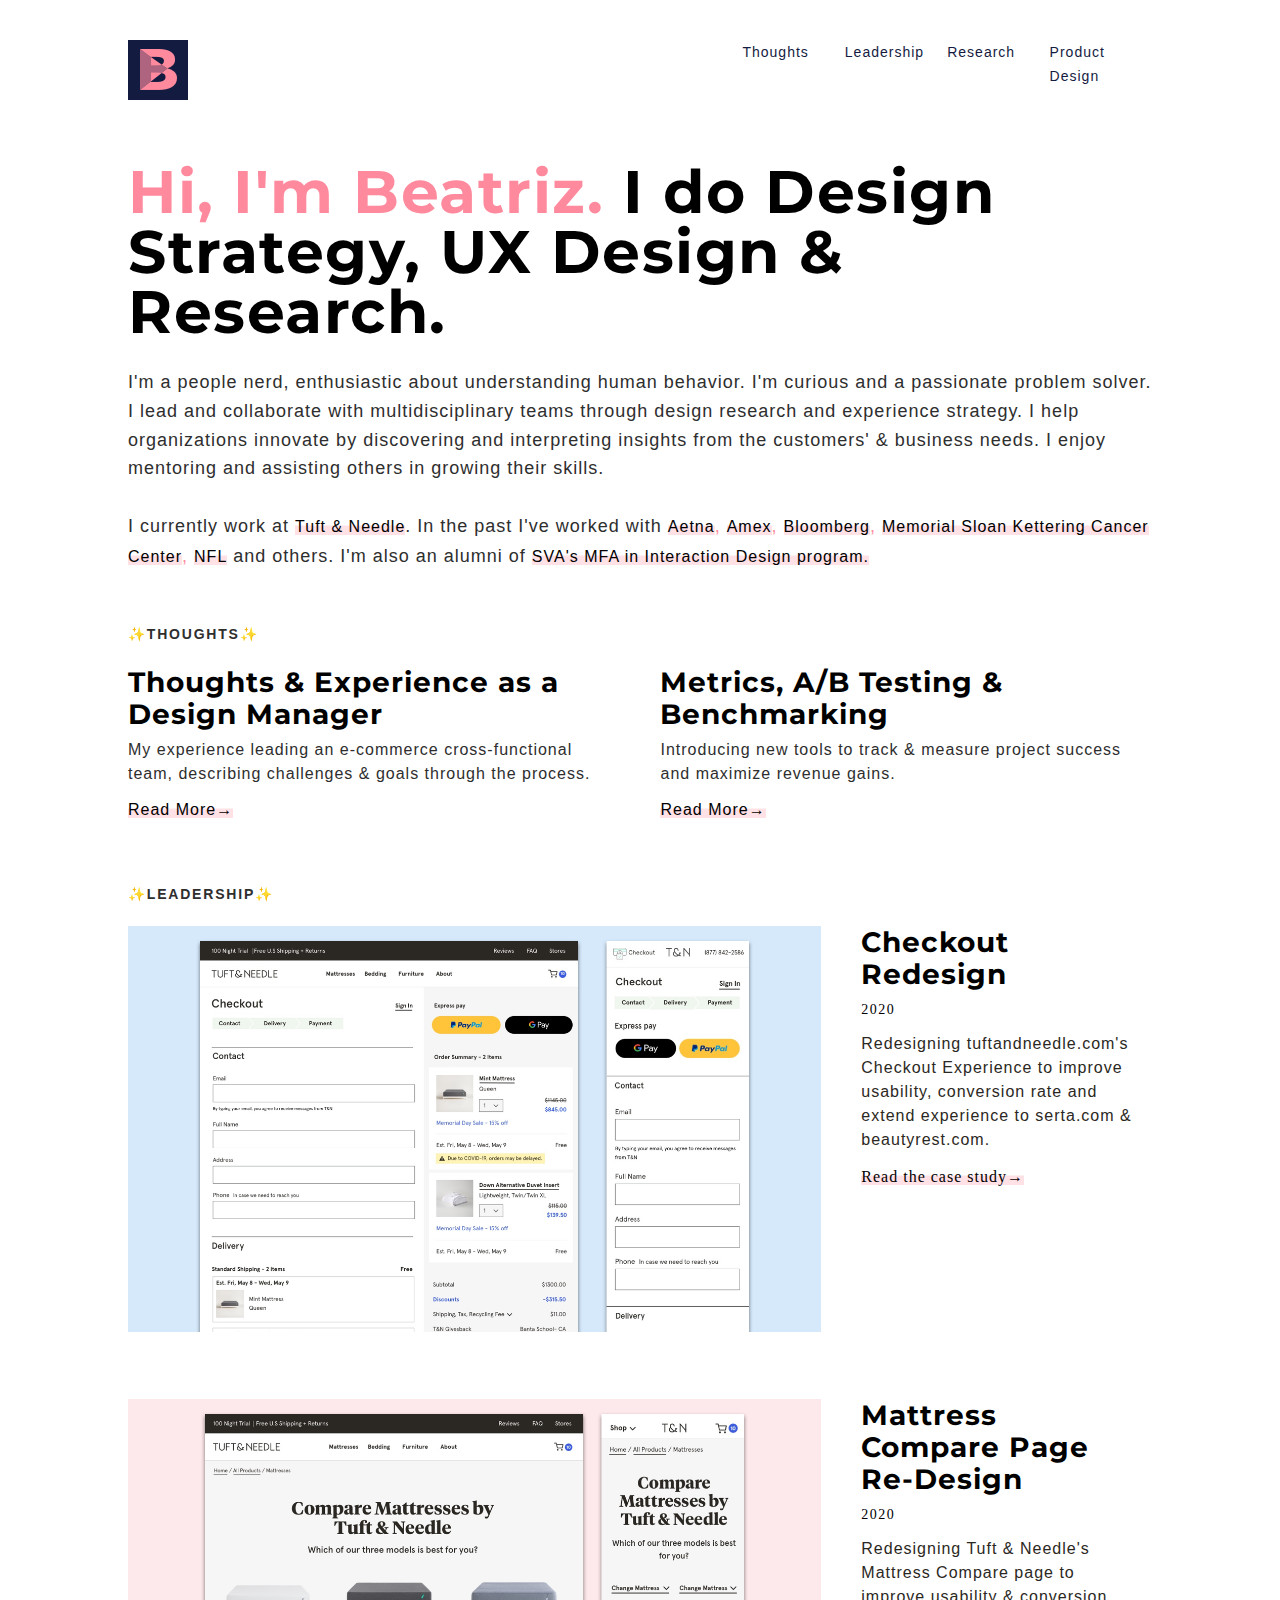
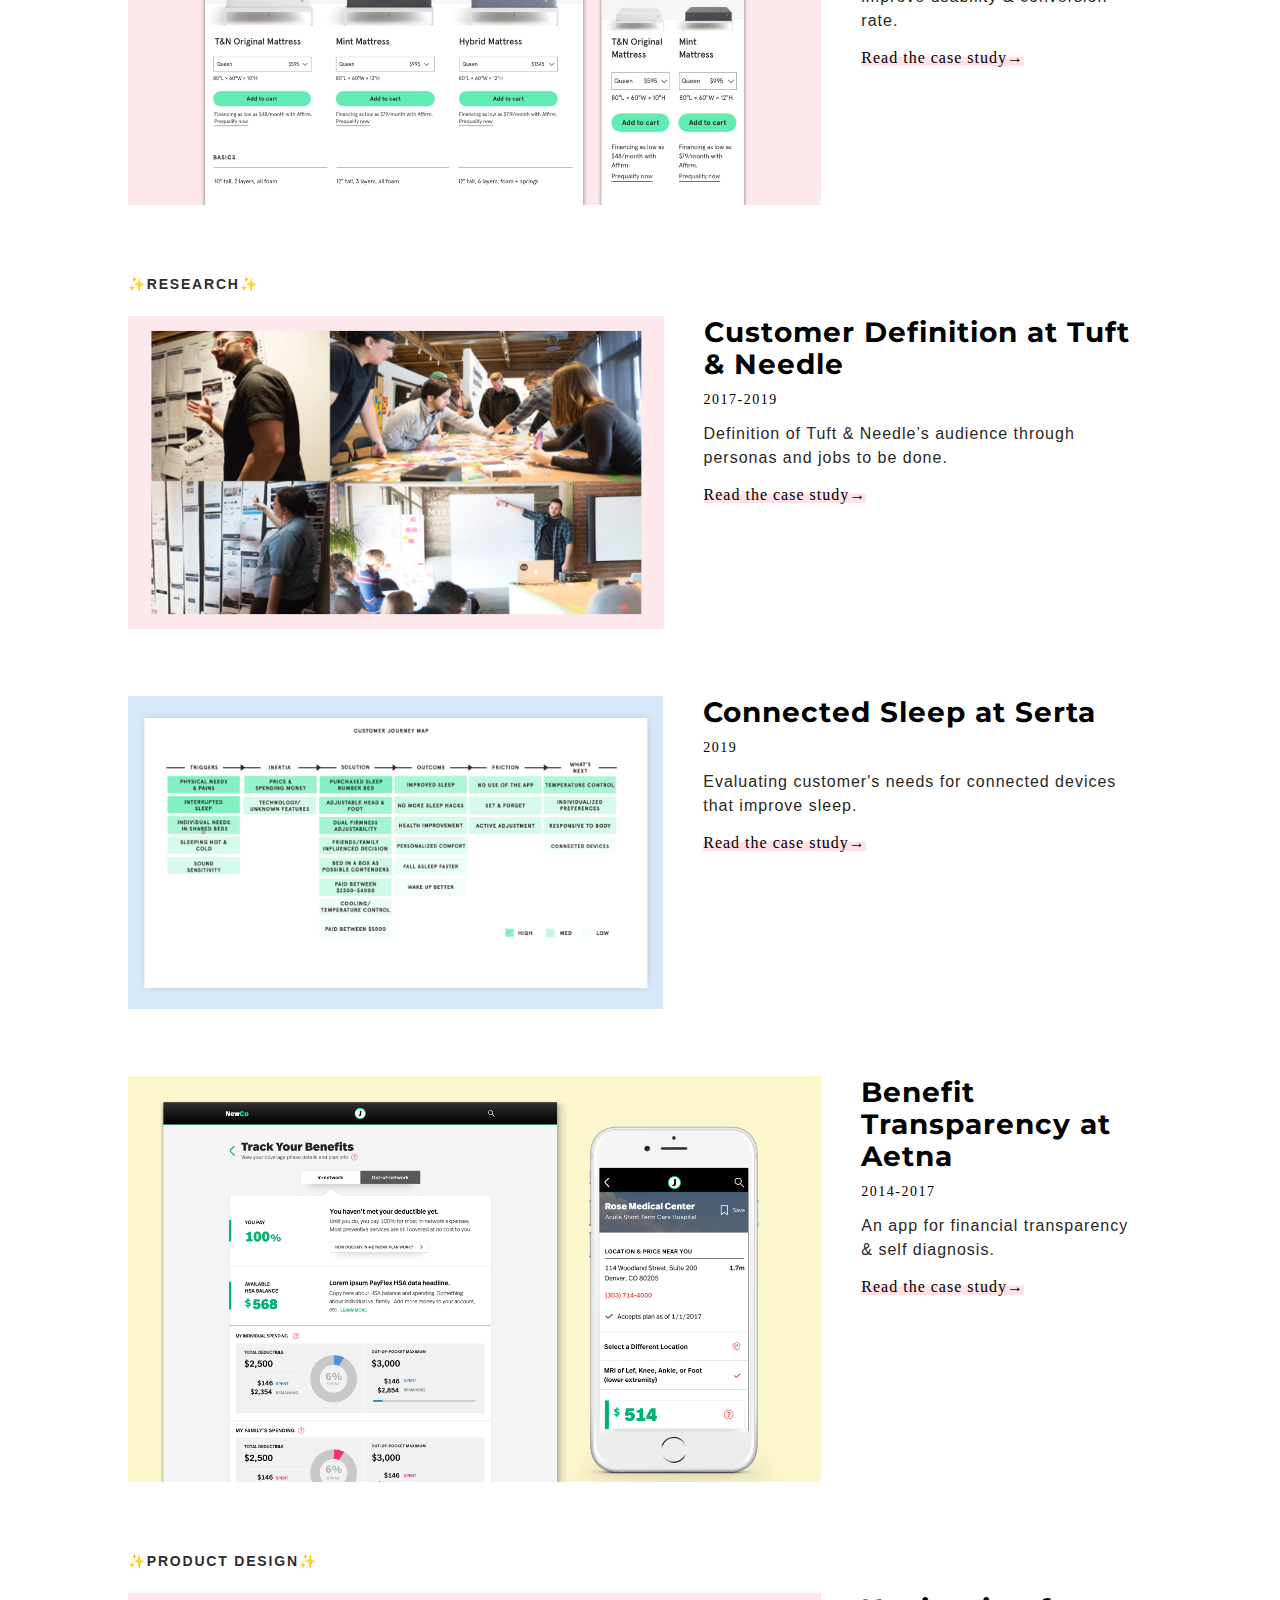
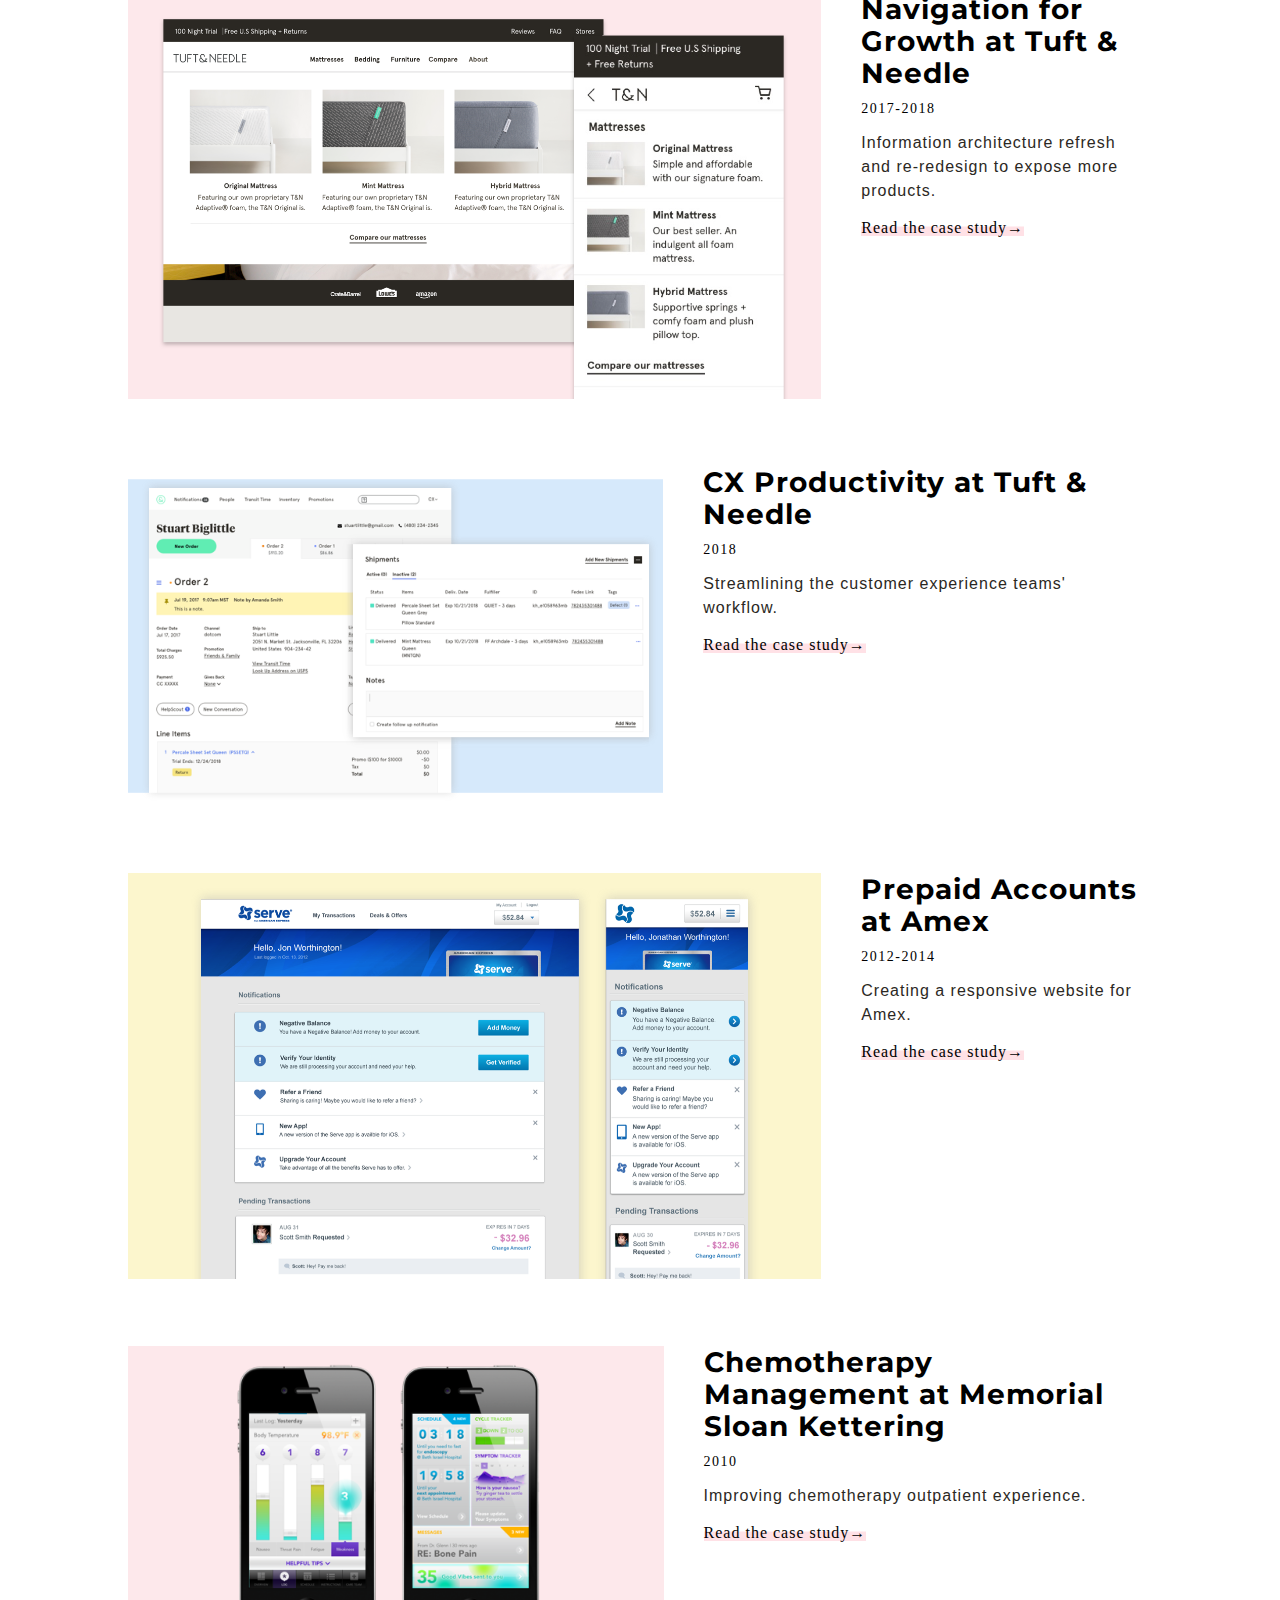
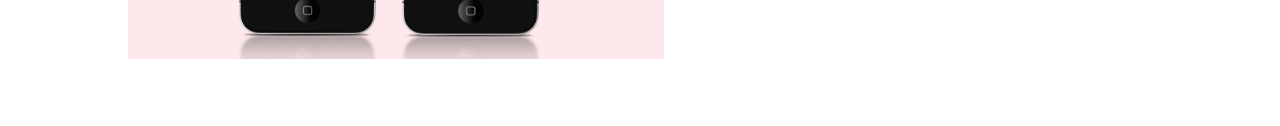
<file: index2.html>
<!DOCTYPE html>
<html>
  <head>
    <meta charset="UTF-8">
    <title>Beatriz Vizcaino&mdash;Portfolio </title>
    <link rel="shortcut icon" type="image/png" href="images/fav-icon.png"
    <meta name="viewport" content="width=device-width, initial-scale=1">
    <link href="https://fonts.googleapis.com/css2?family=Montserrat:wght@400;600;700&display=swap" rel="stylesheet">


    <link rel="stylesheet" href="styles-grids.css">
  </head>
  <body>

<div class="wrapper">

  <div class="container">

    <nav>
      <div id="name">
          <a href="index2.html"><img src="images/box-bv.png"></a></div><!--<p> Beatriz Vizcaino</p></a>-->

          <div class="anchors">
            <a href="#thoughts">Thoughts</a>
            <a href="#lead">Leadership</a>
            <a href="#research">Research</a>
            <a href="#product-design">Product Design</a>
          </div>
    </nav>



    <header>
      <h1><span>Hi, I'm Beatriz.</span>
         I do Design Strategy, UX Design & Research. </h1>
          <p> I'm a people nerd, enthusiastic about understanding human behavior. I'm curious and a passionate problem solver.
            I lead and collaborate with multidisciplinary teams through design research and experience strategy. I help organizations innovate by discovering and interpreting insights from the customers' &amp business needs. I enjoy mentoring and assisting others in growing their skills.
            <br>
            <br>
            I currently work at <span><a href="https://www.tuftandneedle.com">Tuft & Needle</a></span>. In the past I've worked with <span><a href="https://www.aetna.com/">Aetna</a>, <a href="https://www.americanexpress.com/">Amex</a>, <a href="https://www.bloomberg.com/">Bloomberg</a>, <a href="https://www.mskcc.org/">Memorial Sloan Kettering Cancer Center</a>, <a href="https://www.nfl.com/">NFL</a></span> and others.
            I'm also an alumni of <span><a href="https://interactiondesign.sva.edu/">SVA's MFA in Interaction Design program.</span></a>
      </p>




            <p><!--With 8+ years of experience & an <a href="https://interactiondesign.sva.edu/">MFA in Interaction Design from SVA</a>, I have worked on projects in different areas including, e-commerce, finances, health & small businesses.-->


    </header>



      <!--<h2>Featured Case Studies</h2>-->
      <div class="case-studies">

        <div class="content-sections">
          <h5 id="thoughts">&#10024;Thoughts&#10024;</h5>
        </div>



        <div class="leadership">


          <div>
            <h2>Thoughts &amp Experience as a Design Manager</h2>
            <p class="details">My experience leading an e-commerce cross-functional team, describing challenges &amp goals through the process. </p>
            <a href="https://medium.com/@beatryev_56361/my-thoughts-experience-as-design-manager-7fe2f196fd29" target>Read More→</a>
          </div>

          <div>
            <h2>Metrics, A/B Testing &amp Benchmarking</h2>
            <p class="details">Introducing new tools to track &amp measure project success and maximize revenue gains.</p>

            <a id="read-more-three" href="https://medium.com/@beatryev_56361/research-toolkit-metrics-a-b-testing-benchmarking-4f5b9d761b9f">Read More→</a>
          </div>

          <!--<div>
            <h2>Career Development: Design Levels</h2>
            <p class="details">Leading a cross-functional team to improve collaboration between marketing &amp design, help amplify the impact of design within the business, and use customer insights as a main prioritization tool.</p>
            <a href="pages.html">Read More→</a>
          </div>-->


        </div>

        <div class="content-sections">
          <h5 id="lead">&#10024;Leadership&#10024;</h5>
        </div>

        <a href="https://medium.com/@beatryev_56361/improving-mobile-conversion-checkout-redesign-4039289a61a9" target="_blank">
          <div class="individual-post">
            <img src="images/checkout-home.png">
              <div class="text">
                <!--  <h3> Research / Strategy</h3>-->
                  <h2>Checkout Redesign</h2>
                  <h3>2020</h3>
                  <p class="details">Redesigning tuftandneedle.com's Checkout Experience to improve usability, conversion rate and extend experience to serta.com & beautyrest.com.</p>
                  <a href="https://medium.com/@beatryev_56361/improving-mobile-conversion-checkout-redesign-4039289a61a9" target="_blank">Read the case study→</a>
              </div>
            </div>
            </a>




        <a href="https://medium.com/@beatryev_56361/mattress-compare-page-re-design-4a1c8370d355" target="_blank">
          <div class="individual-post">
            <img src="images/compare-home.png">
              <div class="text">
                <!--  <h3> Research / Strategy</h3>-->
                  <h2>Mattress Compare Page Re-Design</h2>
                  <h3>2020</h3>
                  <p class="details">Redesigning Tuft & Needle's Mattress Compare page to improve usability & conversion rate.</p>
                  <a href="https://medium.com/@beatryev_56361/mattress-compare-page-re-design-4a1c8370d355" target="_blank">Read the case study→</a>
              </div>

          </div>
        </a>

      <div class="content-sections">
        <h5 id="research">&#10024;Research&#10024;</h5>
      </div>

      <a href="https://medium.com/@beatryev_56361/customer-research-d396b8811c31" target="_blank">
        <div class="individual-post">

              <img src="images/customer-research.png">
              <div class="text">
                <!--<h3>Research / Strategy</h3>-->
                  <h2>Customer Definition at Tuft &amp Needle</h2>
                  <h3>2017-2019</h3>
                  <p class="details">Definition of Tuft & Needle’s audience through personas and jobs to be done.</p>
                  <a href="https://medium.com/@beatryev_56361/customer-research-d396b8811c31" target="_blank">Read the case study→</a>

              </div>
        </div>
      </a>

      <a href="https://medium.com/@beatryev_56361/connected-sleep-4e717c0483f9" target="_blank">
          <div class="individual-post">
            <img src="images/connected-sleep.png">
              <div class="text">
                  <!--<h3>Research / Strategy</h3>-->
                  <h2>Connected Sleep at Serta</h2>
                  <h3>2019</h3>
                  <p class="details">Evaluating customer's needs for connected devices that improve sleep. </p>
                  <a href="https://medium.com/@beatryev_56361/connected-sleep-4e717c0483f9" target="_blank">Read the case study→</a>
              </div>

          </div>
      </a>

      <a href="https://medium.com/@beatryev_56361/aetna-342135120f40" target="_blank">
        <div class="individual-post">
          <img src="images/aetna-home.png">
            <div class="text">
                <!--<h3> UX Design / Research / Strategy</h3>-->
                <h2>Benefit Transparency at Aetna</h2>
                <h3>2014-2017</h3>
                <p class="details">An app for financial transparency & self diagnosis.</p>
                <a href="https://medium.com/@beatryev_56361/aetna-342135120f40" target="_blank">Read the case study→</a>
            </div>

        </div>
      </a>

      <div class="content-sections">
        <h5 id="product-design">&#10024;Product Design&#10024;</h5>
      </div>

      <a href="https://medium.com/beatriz-vizcaino/navigation-re-design-3f7ea914386b" target="_blank">
          <div class="individual-post">
            <img src="images/nav-home.png">
              <div class="text">
                  <!--<h3>UX Design / Information Architecture</h3>-->
                  <h2>Navigation for Growth at Tuft &amp Needle</h2>
                  <h3>2017-2018</h3>
                  <p class="details">Information architecture refresh and re-redesign to expose more products. </p>
                  <a href="https://medium.com/beatriz-vizcaino/navigation-re-design-3f7ea914386b" target="_blank"> Read the case study→</a>
              </div>

          </div>
      </a>

        <a href="https://medium.com/@beatryev_56361/customer-experience-admin-5598968b8c7f" target="_blank">
          <div class="individual-post">
            <img src="images/cx-team-home.png">
            <div class="text">
                <!--<h3>UX Design / Product Design</h3>-->
                <h2>CX Productivity at Tuft &amp Needle</h2>
                <h3>2018</h3>
                <p class="details">Streamlining the customer experience teams' workflow.</p>
                <a href="https://medium.com/@beatryev_56361/customer-experience-admin-5598968b8c7f" target="_blank">Read the case study→</a>
            </div>

          </div>
        </a>



      <a href="https://medium.com/@beatryev_56361/prepaid-accounts-at-amex-ad5002629295" target="_blank">
        <div class="individual-post">
          <img src="images/amex-home.png">
            <div class="text">
                <!--<h3> UX Design / Research / Strategy</h3>-->
                <h2>Prepaid Accounts at Amex</h2>
                <h3>2012-2014</h3>
                <p class="details">Creating a responsive website for Amex.</p>
                <a href="https://medium.com/@beatryev_56361/prepaid-accounts-at-amex-ad5002629295" target="_blank">Read the case study→</a>
            </div>

        </div>
      </a>



      <a href="https://medium.com/@beatryev_56361/chemotherapy-assistant-mobile-app-a7de7fdda492" target="_blank">
        <div class="individual-post">
          <img src="images/mskcc-home.png">
            <div class="text">
                <!--<h3> UX Design / Research / Strategy</h3>-->
                <h2>Chemotherapy Management at Memorial Sloan Kettering</h2>
                <h3>2010</h3>
                <p class="details">Improving chemotherapy outpatient experience.</p>
                <a href="https://medium.com/@beatryev_56361/chemotherapy-assistant-mobile-app-a7de7fdda492" target="_blank">Read the case study→</a>
            </div>

        </div>
      </a>

      <!--<footer>
        <div>
          <p class="copyright">© Beatriz Vizcaino</p>
          <a href="https://www.linkedin.com/in/beatriz-vizcaino/">LinkedIn</a>
        </div>
      </footer>-->


    </div>



  </div>





  </body>
</html>
</file>
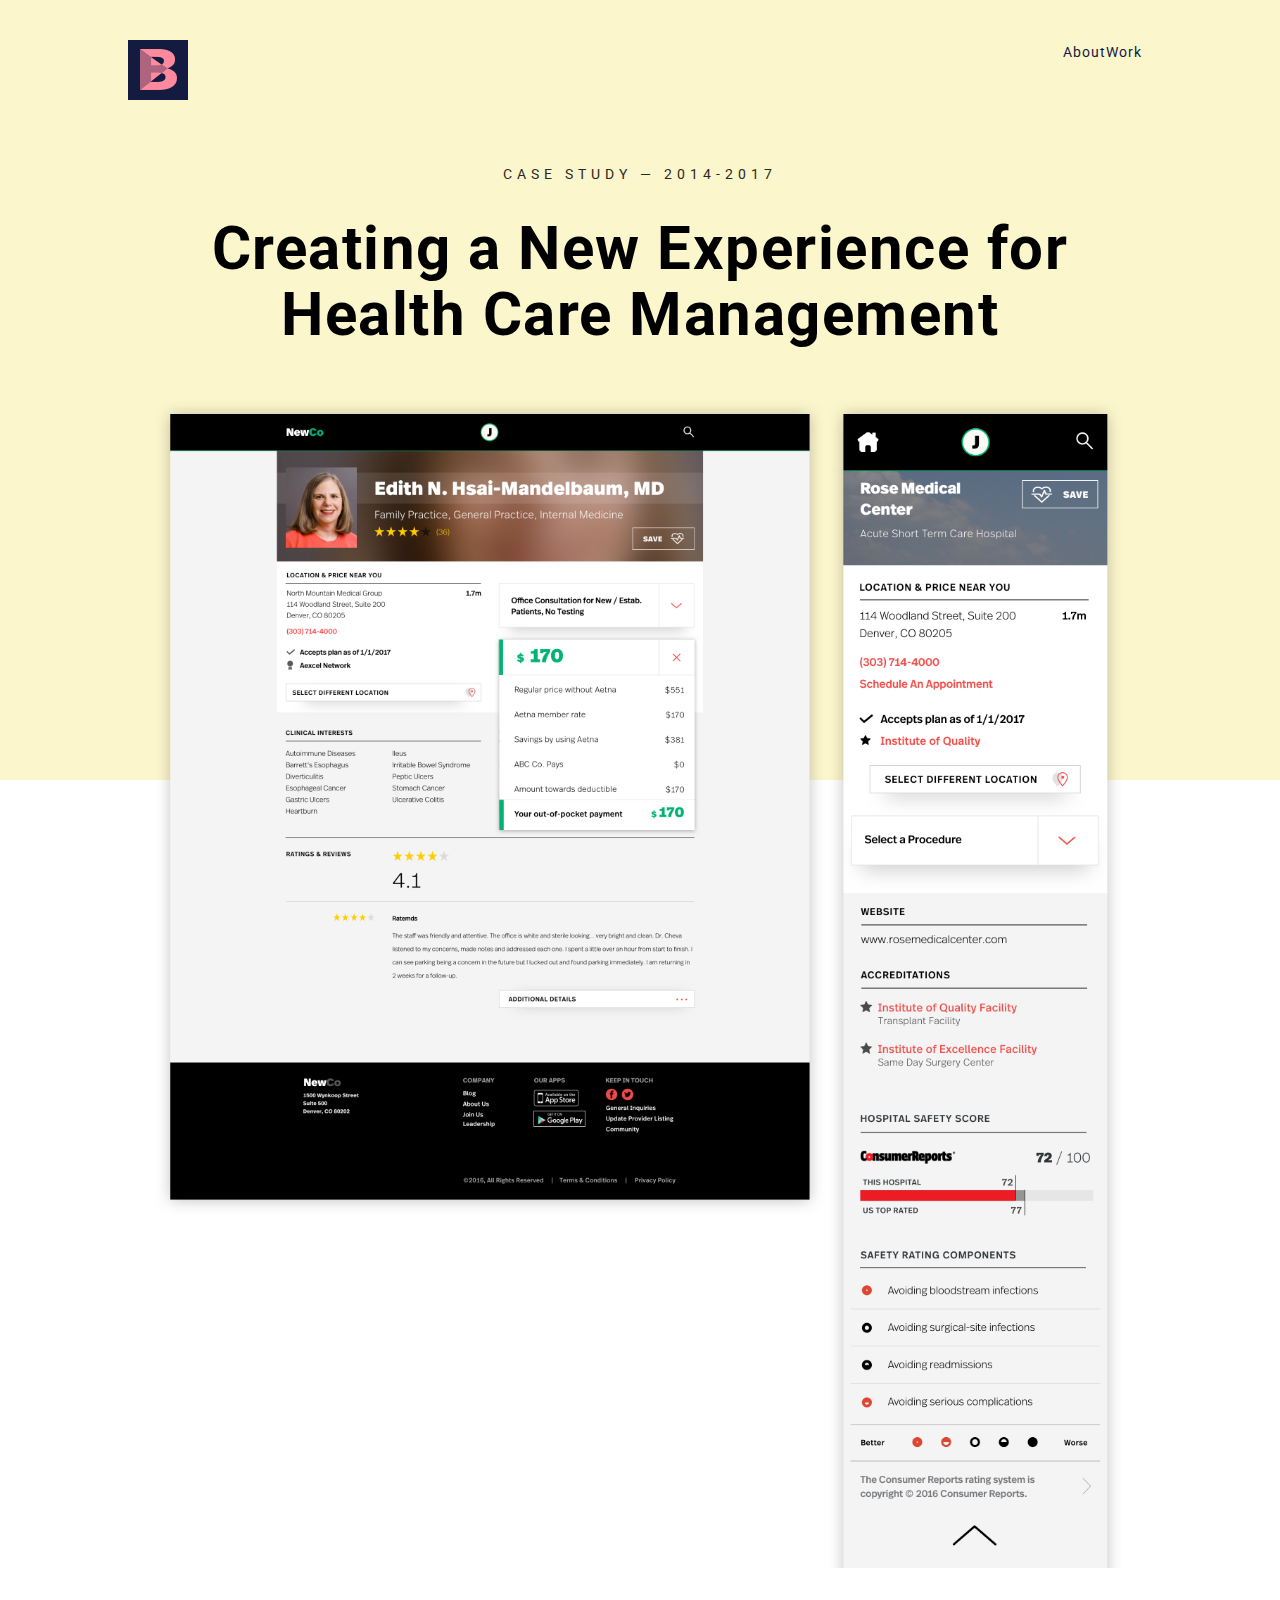
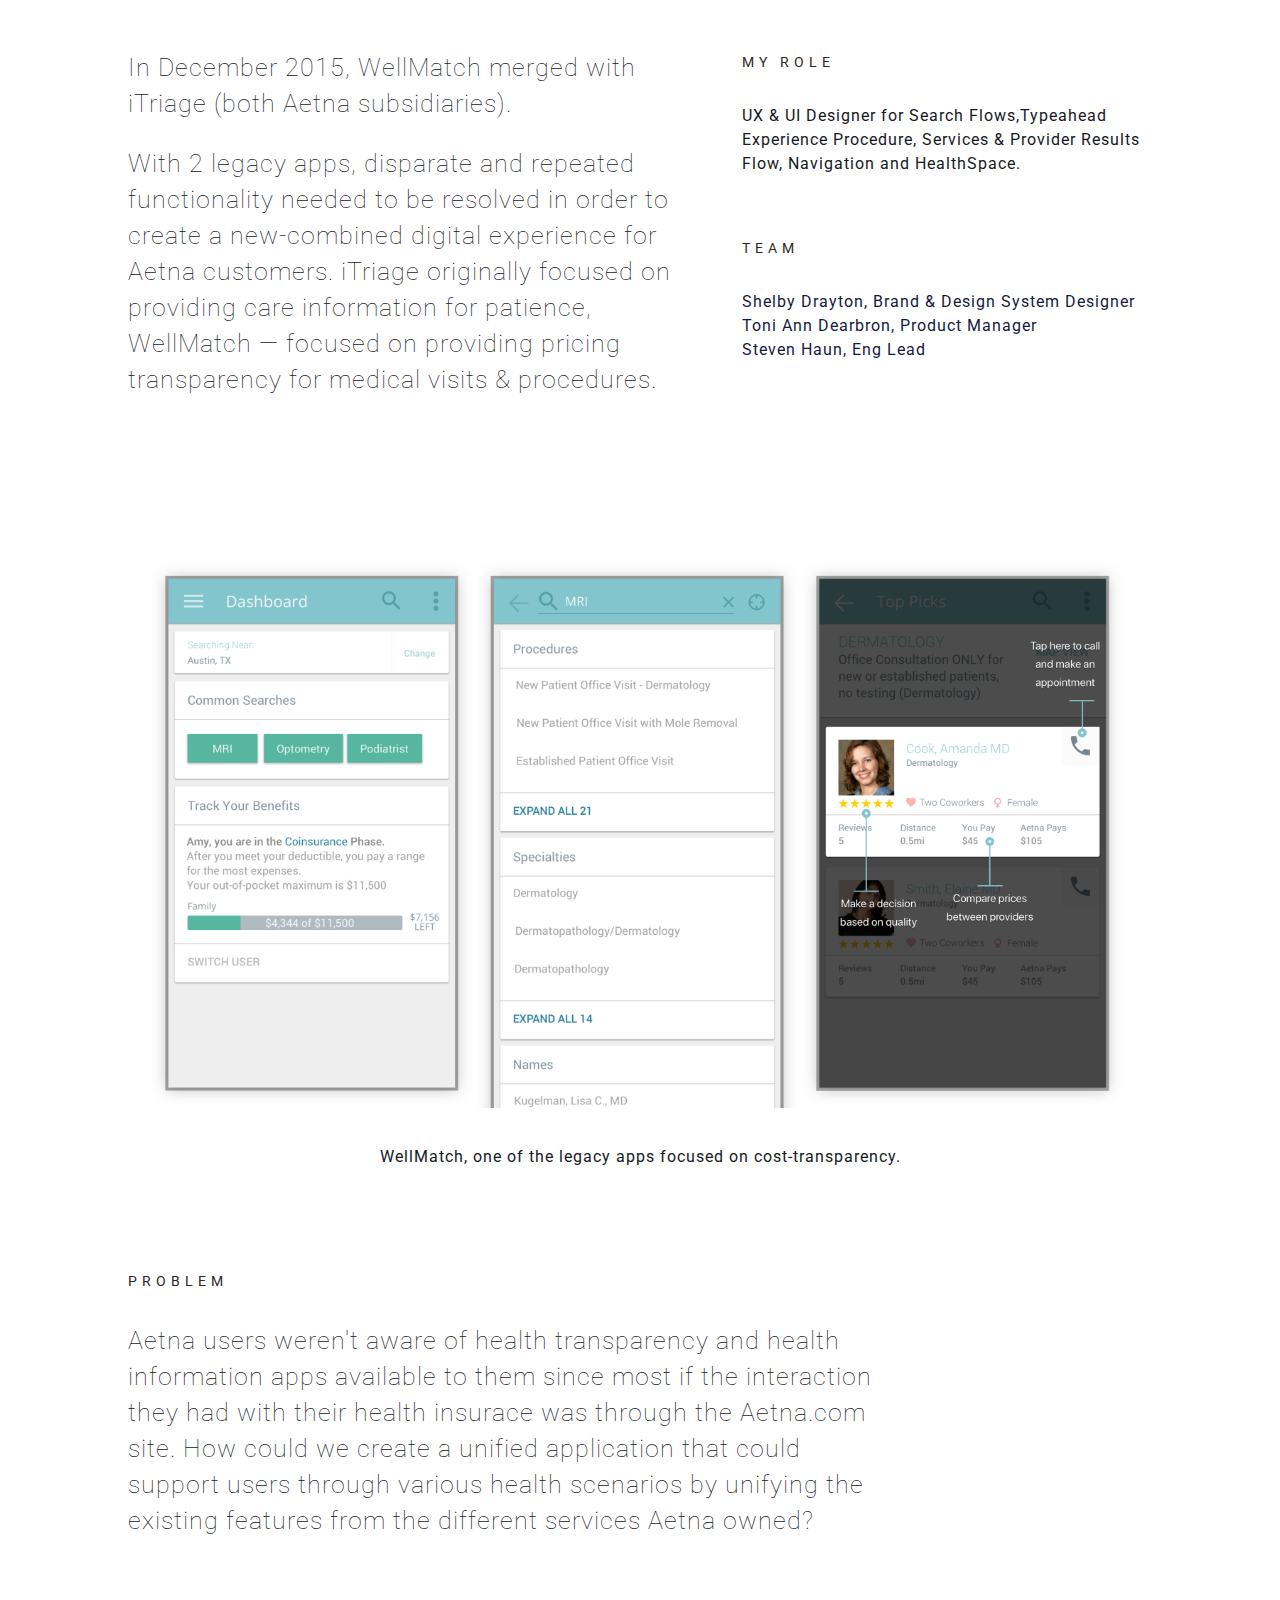
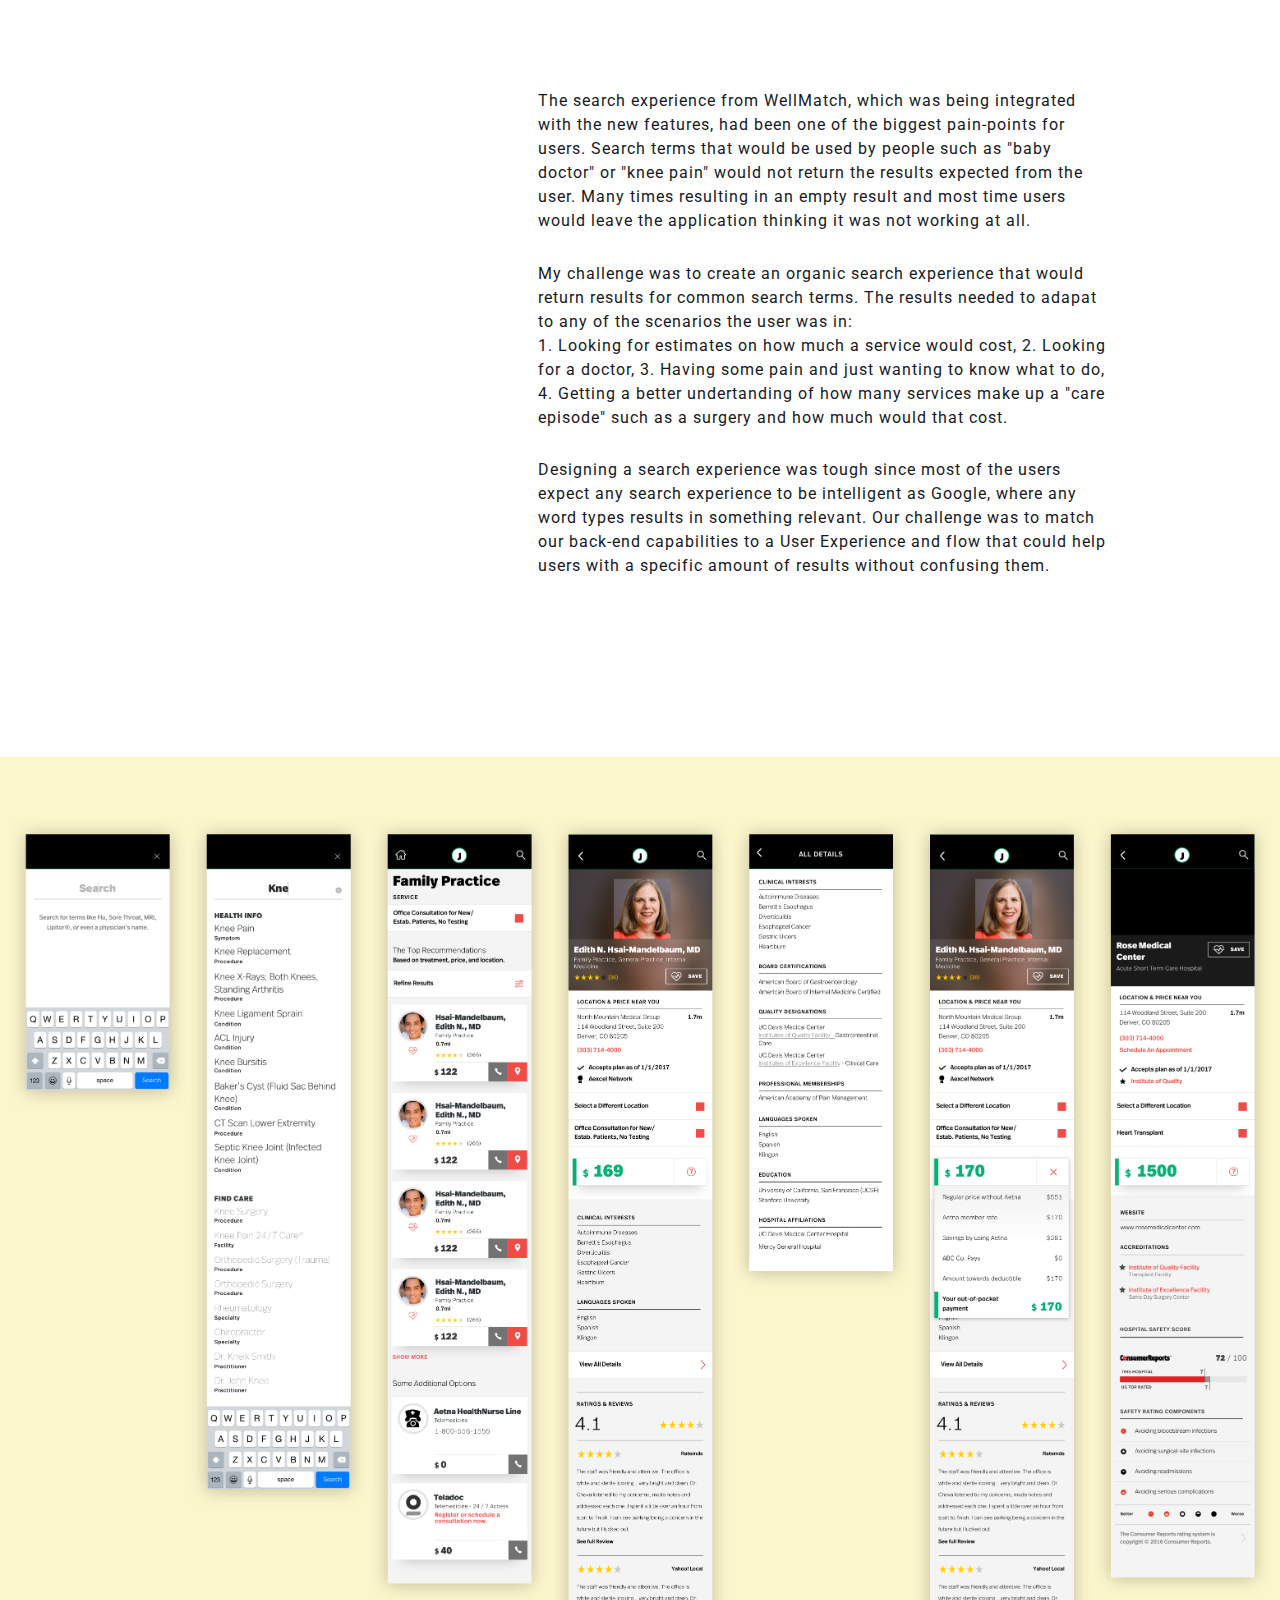
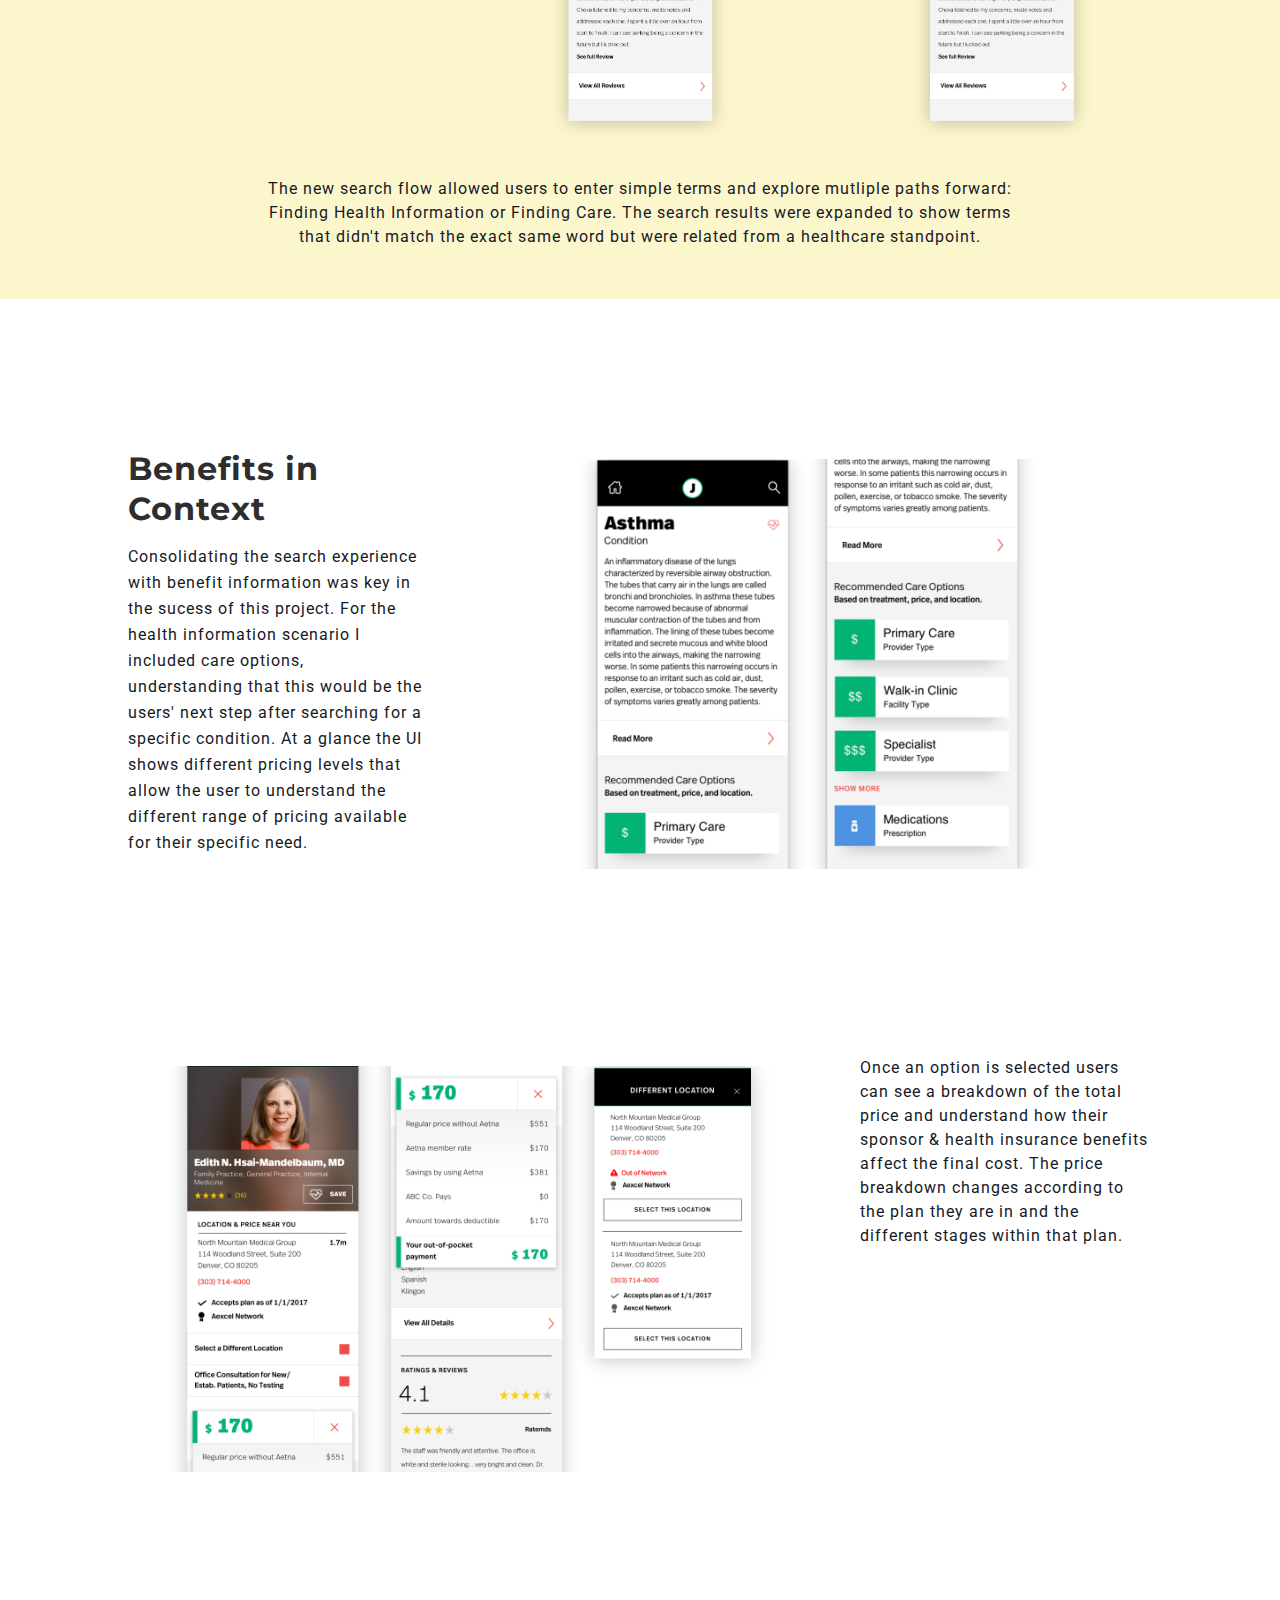
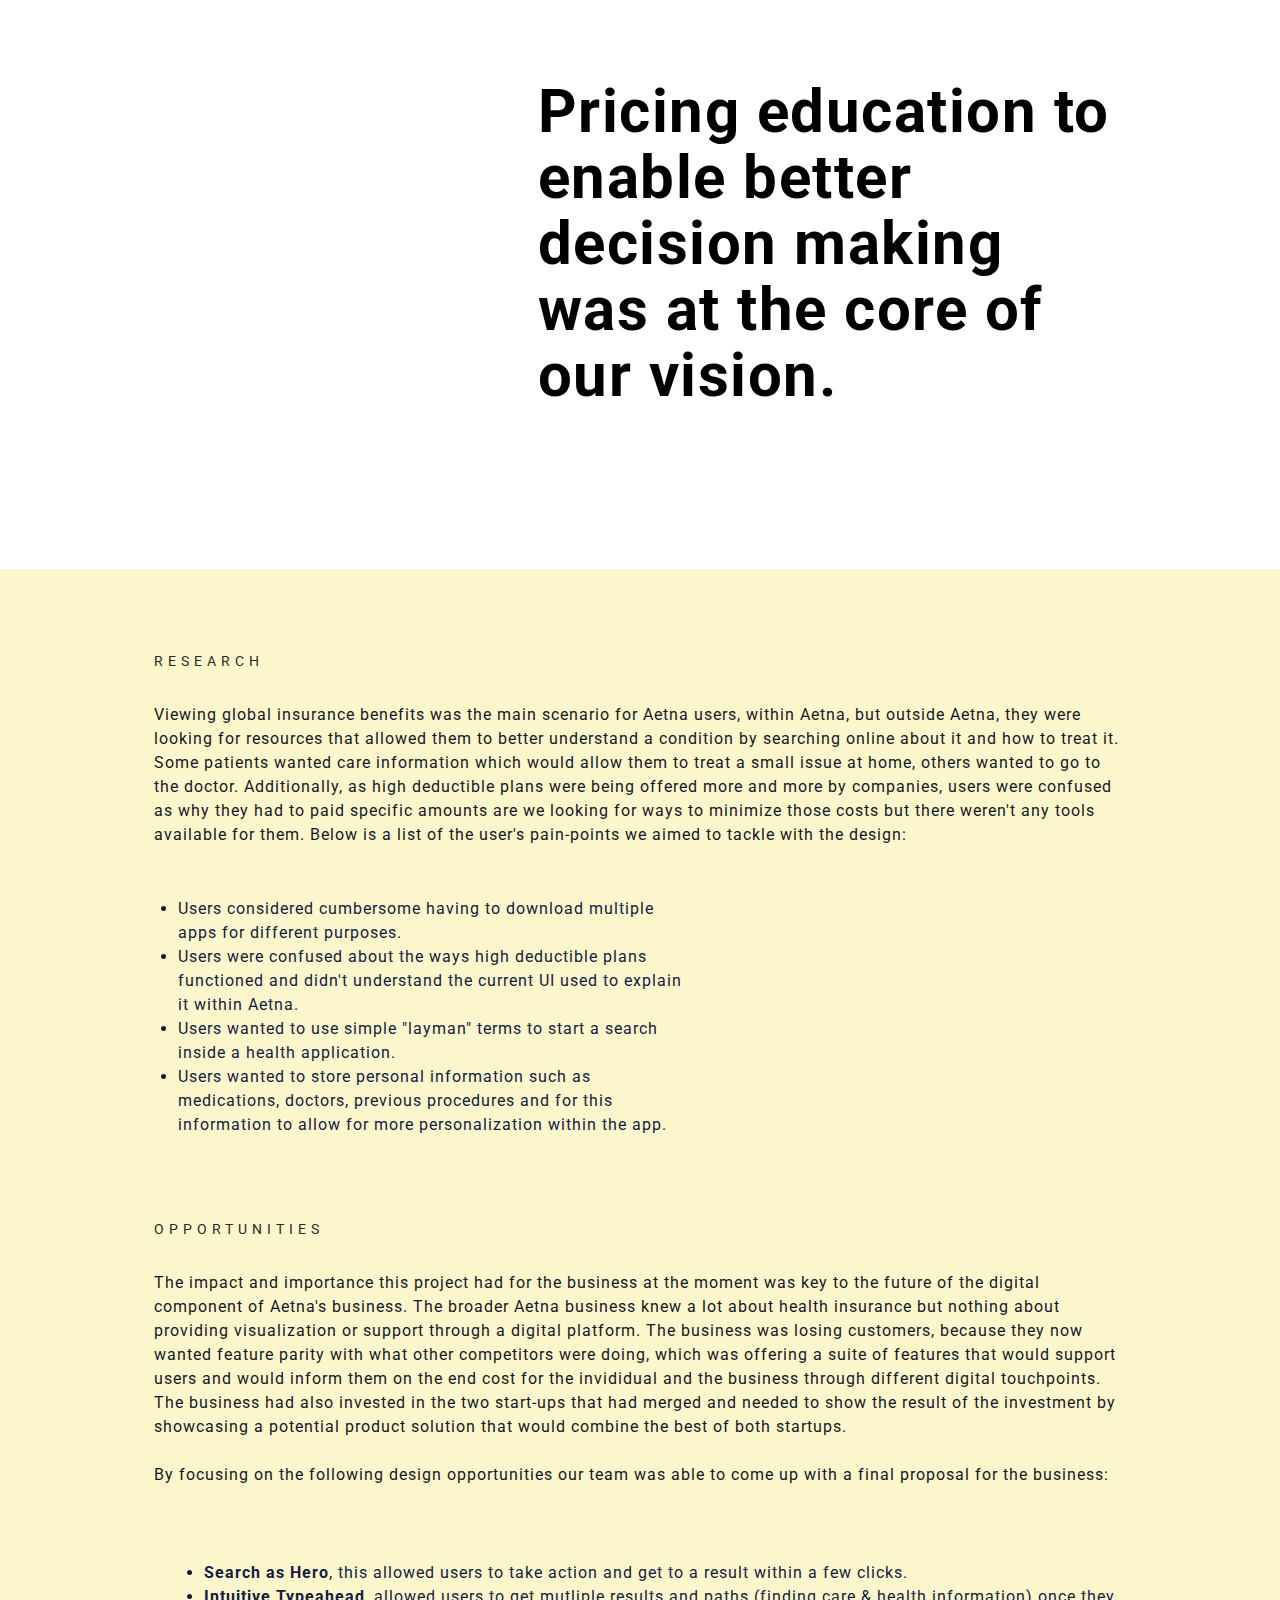
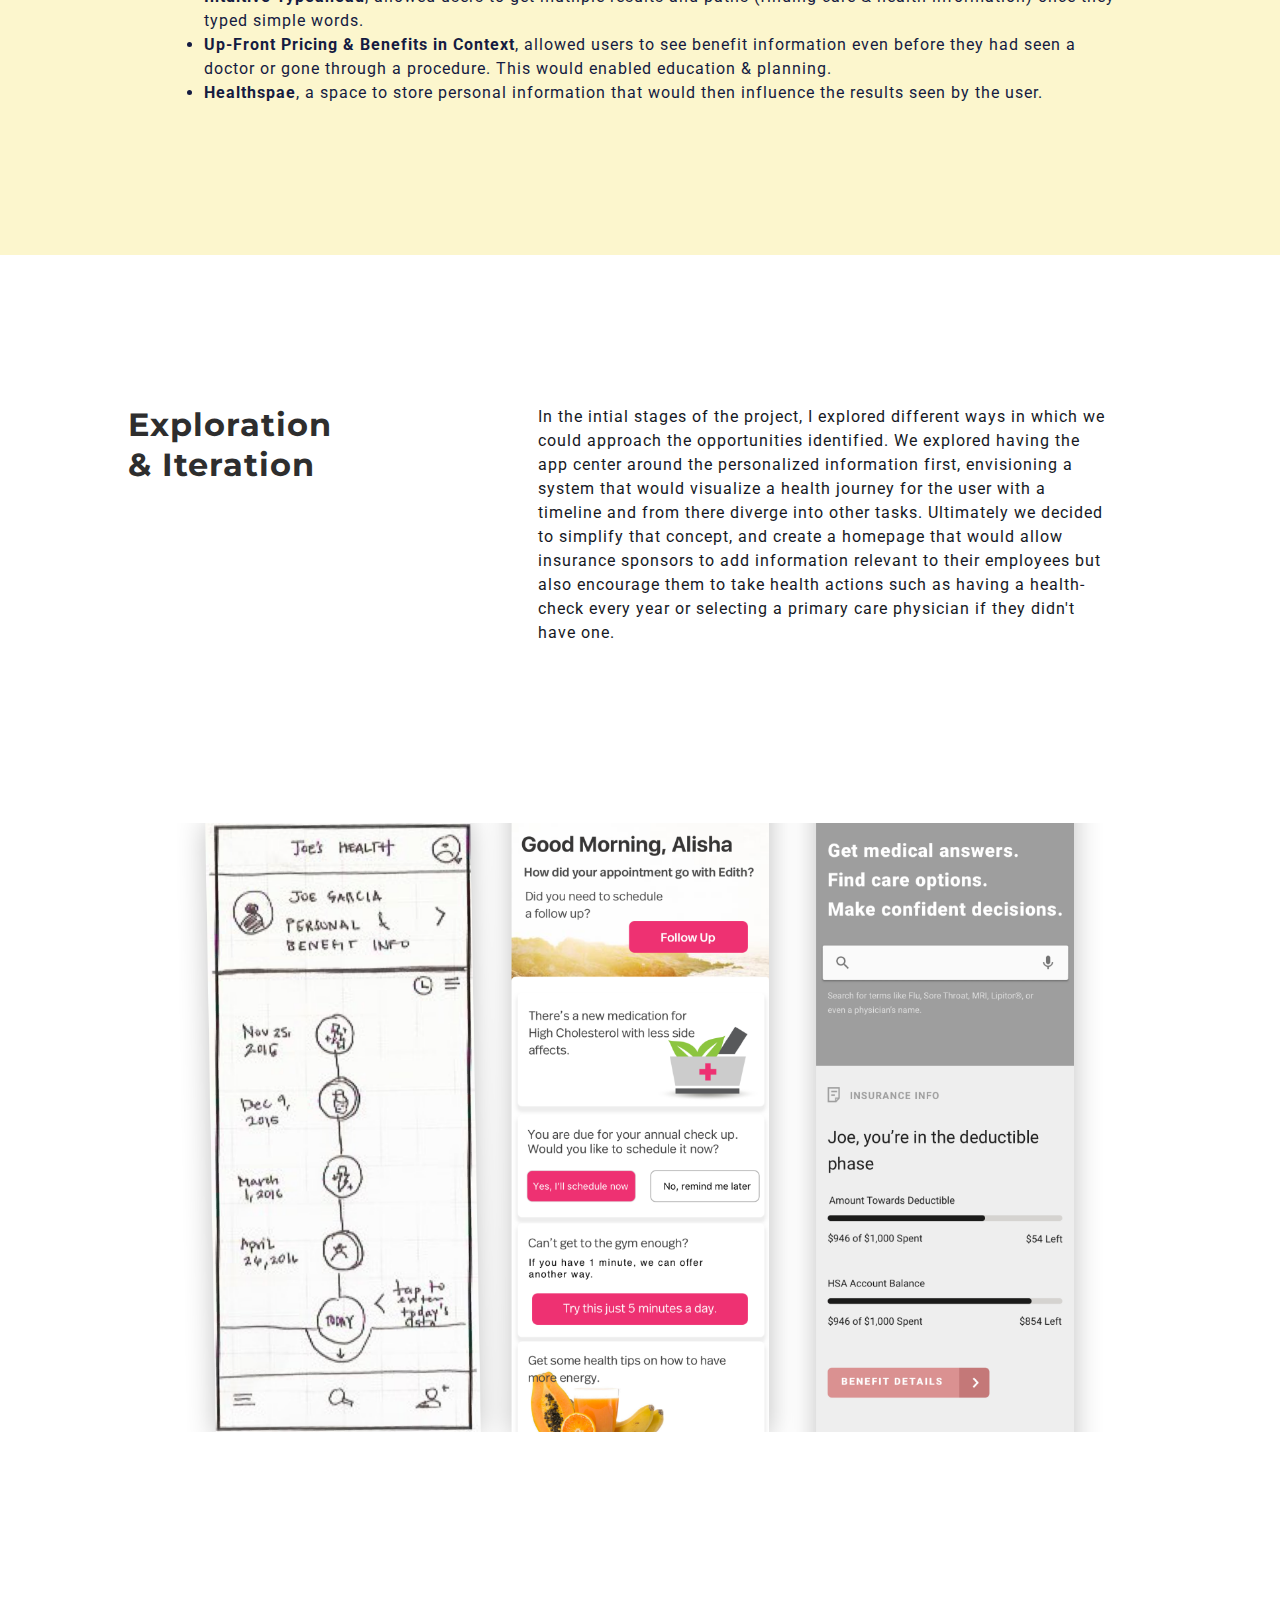
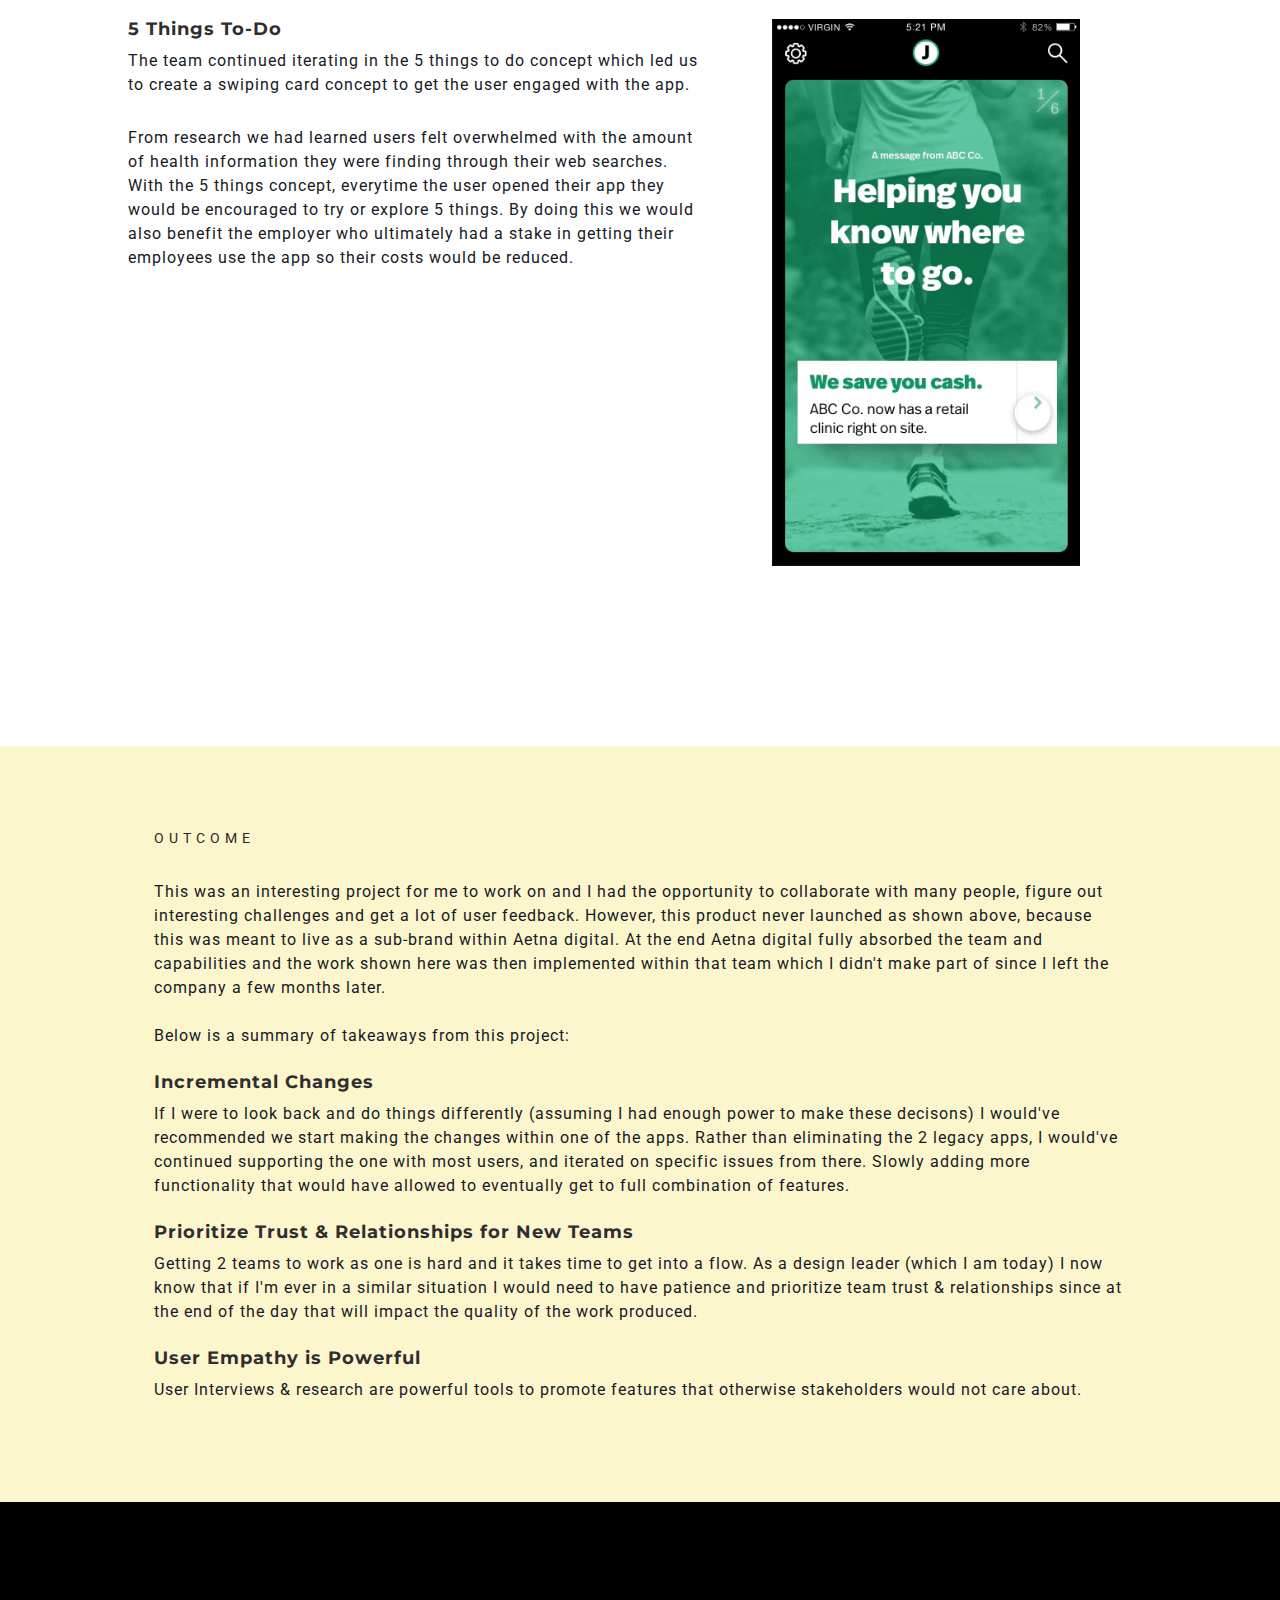
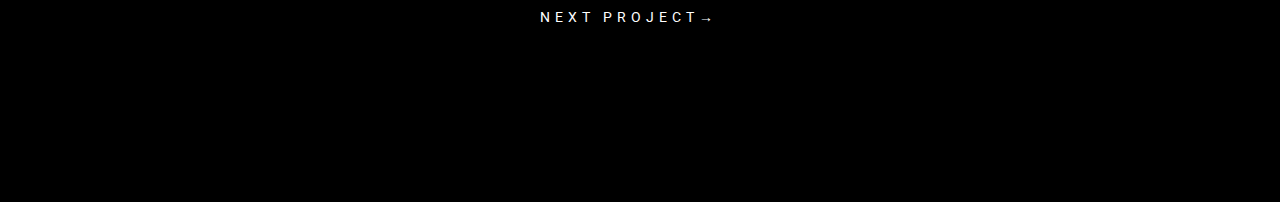
<file: pages.html>
<!DOCTYPE html>
<html>
  <head>
    <meta charset="UTF-8">
    <title>Beatriz Vizcaino&mdash;Portfolio </title>
    <link rel="shortcut icon" type="image/png" href="images/fav-icon.png"
    <meta name="viewport" content="width=device-width, initial-scale=1">
    <link href="https://fonts.googleapis.com/css2?family=Montserrat:wght@400;600;700&display=swap" rel="stylesheet">
    <link href="https://fonts.googleapis.com/css2?family=Roboto:wght@300;400;700&display=swap" rel="stylesheet">




    <link rel="stylesheet" href="styles-grids-2.css">
  </head>
  <body>

<div class="wrapper">

  <div class="container">

    <nav>
      <div id="name">
          <a href="index2.html"><img src="images/box-bv.png"></a></div><!--<p> Beatriz Vizcaino</p></a>-->

          <div class="about">
            <a href="#">About</a>
            <a href="https://www.linkedin.com/in/beatriz-vizcaino">Work</a>
          </div>
    </nav>

    <header>
      <!--<img src="images/ecomm-head.png"></img>-->
      <h3>Case Study &mdash; 2014-2017</h3>
      <h1>Creating a New Experience for Health Care Management</h1>

      <img src="images/aetna/image-1-aetna.png"></img>

    </header>



    <section class="introduction">
      <div class="context">
        <p>In December 2015, WellMatch merged with iTriage (both Aetna subsidiaries).</p> <br><p>With 2 legacy apps, disparate and repeated functionality needed to be resolved in order to create a new-combined digital experience for Aetna customers. iTriage originally focused on providing care information for patience, WellMatch — focused on providing pricing transparency for medical visits & procedures.</p>
      </div>

      <div class="role-intro">

        <div class="role">
          <h3>MY ROLE</h3>
          <p>UX & UI Designer for Search Flows,Typeahead Experience
            Procedure, Services & Provider Results Flow, Navigation and HealthSpace.</p>
        </div>

        <div class="team">
        <h3>TEAM</h3>
        <ul>
        <li>Shelby Drayton, Brand & Design System Designer</li>
        <li>Toni Ann Dearbron, Product Manager</li>
        <li>Steven Haun, Eng Lead</li>
        <ul>
      </div>

    </div>

    </section>

    <section class"two">
      <img src="images/aetna/image-2-aetna.png"></img>
      <div class="centro"><p> WellMatch, one of the legacy apps focused on cost-transparency.</p></div>
    </section>

    <section class="three">
      <div class="context">
        <h3>problem</h3>


          <p>Aetna users weren't aware of health transparency and health information apps available to them since most if the interaction they had with their
          health insurace was through the Aetna.com site. How could we create a unified application that could support users through various health scenarios by unifying the existing features from the different services Aetna owned?</p>

      </div>

    </section>


    <section class="four">

      <div class="left">
      </div>

      <div class="right">
        <p class= "explanation">The search experience from WellMatch, which was being integrated with the new features, had been one of the biggest pain-points for users. Search terms that would be used by people such as "baby doctor" or "knee pain" would not return
        the results expected from the user. Many times resulting in an empty result and most time users would leave the application thinking it was not working at all. </p>

        <p class= "explanation">My challenge was to create an organic search experience that would
      return results for common search terms. The results needed to adapat to any of the scenarios the user was in: <br> 1. Looking for estimates on how much a service would cost, 2. Looking for a doctor, 3. Having some pain and just wanting to know what to do, 4. Getting a better undertanding of how many services make up a "care episode" such as a surgery and how much would that cost.</p>

      <p class= "explanation">Designing a search experience was tough since most of the users expect any search experience to be intelligent as Google, where any word types results in something relevant. Our challenge was to match our back-end capabilities to a User Experience and flow that could help users with a specific amount of results without confusing them. </p>

      </div>

    </section>


</div>

<section class="side-by-side-images-one">

<div>
  <img src="images/aetna/image-3-aetna.png"></img>
  <p>The new search flow allowed users to enter simple terms and explore mutliple paths forward: Finding Health Information or Finding Care. The search results were expanded to show terms that didn't match the exact same word but were related from a healthcare standpoint.</p>
</div>


<!--<div>
  <img src="images/aetna/rectangle.png"></img>
  <p>Above shows the ability to quickly view an annotation. Here, the user is selecting an annotation from a previous version.</p>
</div>-->
</section>




<div class="container">

<section class="highlights">
  <div class="explanation">
    <h2>Benefits in Context</h2>

    <p>Consolidating the search experience with benefit information was key in the sucess of this project. For the health information scenario I included care options, understanding that this would be the users' next step after searching for a specific condition.
    At a glance the UI shows different pricing levels that allow the user to understand the different range of pricing available for their specific need. </p>


  </div>


    <div class="image-left">
      <img src="images/aetna/image-4-aetna.png"></img>
    </div>

</section>


<section class="highlights-2">
    <div class="image-right">
      <img src="images/aetna/image-5-aetna.png"></img>
    </div>

    <div class="explanation-2">

    <!--<p class="zoom-in">Creating an Annotation<p>-->

    <p>Once an option is selected users can see a breakdown of the total price and understand how their sponsor & health insurance benefits affect the final cost. The price breakdown changes
  according to the plan they are in and the different stages within that plan. </p>
  </div>
</section>

<div class="four">

  <div class="left">
  </div>


  <div class="right">
    <h1>Pricing education to enable better decision making was at the core of our vision.</h1>
  </div>
</div>

</div>



<div class="deep-content">


<section class="five">
  <div class="extra-info">
    <h3>Research</h3>
    <p>Viewing global insurance benefits was the main scenario for Aetna users, within Aetna,
      but outside Aetna, they were looking for resources that allowed them to better understand a condition by searching online about it and how to treat it. Some patients wanted
      care information which would allow them to treat a small issue at home, others wanted to go to the doctor. Additionally, as high deductible plans were being offered more and more by companies,
    users were confused as why they had to paid specific amounts are we looking for ways to minimize those costs but there weren't any tools available for them. Below is a list of the user's pain-points
  we aimed to tackle with the design: </p>

    </div>

  <div class="list">
      <ol>
        <li>Users considered cumbersome having to download multiple apps for different purposes.</li>
        <li>Users were confused about the ways high deductible plans functioned and didn't understand the current UI used to explain it within Aetna.</li>
        <li>Users wanted to use simple "layman" terms to start a search inside a health application.</li>
        <li>Users wanted to store personal information such as medications, doctors, previous procedures and for this information to allow for more personalization within the app.</li>
      </ol>
    </div>

    <div class="extra-info">
      <h3>Opportunities</h3>
      <p>The impact and importance this project had for the business at the moment was key to the future of the digital component of Aetna's business.
      The broader Aetna business knew a lot about health insurance but nothing about providing visualization or support through a digital platform. The business was losing customers, because
    they now wanted feature parity with what other competitors were doing, which was offering a suite of features that would support users and would inform them on the end cost for the invididual
  and the business through different digital touchpoints. The business had also invested in the two start-ups that had merged and needed to show the result of the investment by showcasing a potential product solution
 that would combine the best of both startups.</p>


  <br>
        <p>By focusing on the following design opportunities our team was able to come up with a final proposal for the business: </p>


  <br>

    <ul>
        <li><span>Search as Hero</span>, this allowed users to take action and get to a result within a few clicks.</li>
        <li><span>Intuitive Typeahead</span>, allowed users to get mutliple results and paths (finding care &amp; health information) once they typed simple words.</li>
        <li><span>Up-Front Pricing &amp; Benefits in Context</span>, allowed users to see benefit information even before they had seen a doctor or gone through a procedure.
        This would enabled education &amp; planning.</li>
        <li><span>Healthspae</span>, a space to store personal information that would then influence the results seen by the user.</li>
    <ul>

</div>


</div>

</section>

<div class="container">

<section class="four">

  <div class="left">
    <h2>Exploration <br> &amp; Iteration</h2>
  </div>

  <div class="right">
    <p class= "explanation">In the intial stages of the project, I explored different ways in which we could approach the opportunities identified. We explored having the app center around the personalized information first, envisioning a system
    that would visualize a health journey for the user with a timeline and from there diverge into other tasks. Ultimately we decided to simplify that concept, and create a homepage that would allow insurance sponsors to add information relevant
  to their employees but also encourage them to take health actions such as having a health-check every year or selecting a primary care physician if they didn't have one.  </p>


    <!--<p class= "explanation">We also explored the concept of starting </p>-->
  </div>

</section>


<div class="exploration-images">
  <img src="images/aetna/image-6-aetna.png"></img>
</div>

<section class="four">


  <div class="right">
    <p class="zoom-in">5 Things To-Do</p>
    <p class= "explanation">The team continued iterating in the 5 things to do concept which led us to create a swiping card concept to get the user engaged with the app.</p>


    <p class= "explanation">From research we had learned users felt overwhelmed with the amount of health information they were finding through their web searches.
      With the 5 things concept, everytime the user opened their app they would be encouraged to try or explore 5 things. By doing this we would also benefit the employer
    who ultimately had a stake in getting their employees use the app so their costs would be reduced.</p>
  </div>


    <img class="gif" src="images/aetna/card-transition.gif"></img>


</section>




</div>

<div class="deep-content">


<section class="five">

    <div class="extra-info">
      <h3>Outcome</h3>
      <p>This was an interesting project for me to work on and I had the opportunity to collaborate with many people, figure out interesting
      challenges and get a lot of user feedback. However, this product never launched as shown above, because this was meant to live as a sub-brand within
    Aetna digital. At the end Aetna digital fully absorbed the team and capabilities and the work shown here was then implemented within that team which I didn't make part of since I left the company
  a few months later. </p>


  <br>
        <p>Below is a summary of takeaways from this project:</p>


  <br>
        <p class="zoom-in">Incremental Changes</p>
        <p>If I were to look back and do things differently (assuming I had enough power to make these decisons) I would've recommended
          we start making the changes within one of the apps. Rather than eliminating the 2 legacy apps, I would've continued supporting the one with most users, and
        iterated on specific issues from there. Slowly adding more functionality that would have allowed to eventually get to full combination of features. </p>
        <br>
        <p class="zoom-in"> Prioritize Trust &amp; Relationships for New Teams</p>
        <p>Getting 2 teams to work as one is hard and it takes time to get into a flow. As a design leader (which I am today) I now know that if I'm ever in a similar situation I would
        need to have patience and prioritize team trust &amp; relationships since at the end of the day that will impact the quality of the work produced. </p>
        <br>
        <p class="zoom-in">User Empathy is Powerful</p>
        <p>User Interviews &amp; research are powerful tools to promote features that otherwise stakeholders would not care about.</p>

</div>




</div>

<footer>
  <div>
  <a class="next-project" href="#">Next Project→</a>
  </div>
</footer>

</div>



</div>


</div>








</body>



</html>
</file>
<file: styles-grids.css>
/* http://meyerweb.com/eric/tools/css/reset/
   v2.0 | 20110126
   License: none (public domain)
*/

html, body, div, span, applet, object, iframe,
h1, h2, h3, h4, h5, h6, p, blockquote, pre,
a, abbr, acronym, address, big, cite, code,
del, dfn, em, img, ins, kbd, q, s, samp,
small, strike, strong, sub, sup, tt, var,
b, u, i, center,
dl, dt, dd, ol, ul, li,
fieldset, form, label, legend,
table, caption, tbody, tfoot, thead, tr, th, td,
article, aside, canvas, details, embed,
figure, figcaption, footer, header, hgroup,
menu, nav, output, ruby, section, summary,
time, mark, audio, video {
	margin: 0;
	padding: 0;
	border: 0;
	font-size: 100%;
	font: inherit;
	vertical-align: baseline;
}
/* HTML5 display-role reset for older browsers */
article, aside, details, figcaption, figure,
footer, header, hgroup, menu, nav, section {
	display: block;
}
body {
	line-height: 1;
}
ol, ul {
	list-style: none;
}
blockquote, q {
	quotes: none;
}
blockquote:before, blockquote:after,
q:before, q:after {
	content: '';
	content: none;
}
table {
	border-collapse: collapse;
	border-spacing: 0;
}

/*** END OF RESET***/

/* apply a natural box layout model to all elements, but allowing components to change */
html {
  box-sizing: border-box;
}
*, *:before, *:after {
  box-sizing: inherit;
}


/*** Global Styles***/

body {
  color: #2E2E2E;
  background-color: white;
  font-family: 'Roboto', sans-serif;
  font-size: 16px; /**16px**/
  line-height: 1.5em;
  letter-spacing: 1px;


}

a, li {
  list-style-type: none;
  color: #141B41;
  /*display: block;*/
	/*line-height: 2em;*/
	font-weight: normal;
	text-decoration: none;
}

.case-studies img {
	width: 100%;
}

/*img {
	width:100%;
}

p {
	font-weight: bolder;
}*/


header h1 {
  font-size: 60px;
  font-weight: bold;
  margin-top: 5px;
	margin-bottom: 16px;
  line-height: 60px;
  letter-spacing: 1.5px;
	color: black;
/*	color: #FF8A9D;*/
	font-family: 'Montserrat';
}

span {
	color: #FF8A9D;
}

.highlight {
	box-shadow: inset 0 -0.6em #CDEEF2;

}

header p {
	padding-top: 10px;
	font-size: 18px;
	line-height: 1.6em;
}

header p span a{

    font-size: 16px;
    color: #000;
    text-decoration: none;
    box-shadow: inset 0 -0.6em #FFE1E6;
}

header a {
	display: inline;

}


h2 {
	font-family: 'Montserrat';
  font-size: 28px;
	font-weight: bold;
  margin-bottom: 8px;
	color: #2E2E2E;
	line-height: 32px;
	/*margin-bottom: 8px;
	letter-spacing: 1.5px;
	line-height: 55px;*/
	/*font-weight: bold;*/
}

h2 {
	/*margin-bottom: 0.5em;*/
	/*font-family: 'Roboto';*/
	/*margin-top: 20px;*/
	padding-right: 10px;
	color: black;
}

h4 {
	font-size: 40px;
  font-weight: bold;
  margin-top: 5px;
	margin-bottom: 5px;
  line-height: 55px;
  letter-spacing: 1.5px;
	color: black;
/*	color: #FF8A9D;*/
	font-family: 'Montserrat';

}



.subs {
	width: 4.5%;
	margin-bottom: 30px;
}

.subs-2 {
	margin-top: 100px;
	margin-bottom: 30px;
}

hr {
	border-top: 3px solid #ff8a9d;
  margin-top: 3px;
  margin-bottom: 3px;
}

.content-sections{

	padding-bottom: 20px;
}

.content-sections h5 {
	font-size: 14px;
	text-transform: uppercase;
	font-weight:600;
	letter-spacing: 1.8px;

}




.wrapper {
	margin:auto;
	width: 100%;
}

.top-section {
	display: grid;
	grid-template-columns: 50% 50%;
	grid-template-rows: 420px;
	min-height: 550px;
}

.bottom-section {
	display: grid;
	grid-template-columns: 50% 50%;
	grid-template-rows: 250px;
	padding-bottom: 50px;
}

header {
	display: grid;
	grid-template-columns:100%;
	max-width: 100%;
	margin-bottom: 40px;
}

.leadership {
	display: flex;
	padding-bottom: 60px;
	justify-content: space-between;
}

.leadership div {
	/*border-left: 4px solid #FFE1E6;
	padding-left: 15px;*/
	width: 48%;
}

#read-more-three {
	padding-top: 50px;
}

.col-one {
	width: 70%;
}

.col-two {
	width: 90%;
}

.col-three {
	width: 90%;

}

.col-four {
	width: 90%;

}

.col-four li {
	line-height: 1.25em;
	margin-bottom: 0.8em;
}

nav {
	padding-top: 40px;
	padding-bottom: 50px;
	display: flex;
	justify-content: flex-start;
	font-size: 14px;
	width: 100%;
}


nav li {
	padding-top: 20px;
}

nav a {
	/*width: 50%;*/
}

nav li a {
  list-style-type: none;
  color: #2E2E2E;
  display: block;
	font-weight:normal;
	line-height: 1em;
	text-decoration: none;
}

.anchors {
	width: 100%;
  display: flex;
  justify-content: flex-end;
	}

.anchors a {
	width: 20%;
}

#name {
	width:100%;
}

.about {
	display: flex;
	width: 100%;
	justify-content: flex-end;
	padding-right: 10px;
}


a:hover {
color: #FF8A9D;

}

nav li a:active {
color: gray;

}


.container {
  max-width: 1024px;
  margin: 0 auto;

}


/*footer {
	height: 50px;
}

footer a {
	margin-top: 5px;
}*/

footer {
margin-top: 40px;
background-color: rgba(255, 232, 235, .65);
width: 100%;
font-size: 14px;
height:100px;
}

footer a, footer p {
	width: 18%;
}

footer div {
	display: flex;
	margin: auto;
	justify-content:flex-start;
	max-width: 1024px;
	padding-top: 30px;
}


header .details {
	font-size: 25px;
	 line-height: 36px;
	 font-weight: lighter;
	 font-family: "Roboto", sans-serif;

}


p.details {
	 	/*font-size: 25px;

     font-weight: lighter;*/
     font-family: "Roboto", sans-serif;
		 /*line-height: 1.5em;*/


}

li{
	margin-bottom: 0.8em;
}

.top-footer p {
	font-size: 16px;
  line-height: 1em;

}

.col-two li{
	line-height: 1.25em;

}

.text {
	font-family:'Roboto';
	padding-left: 40px;
	width: 60%;
	/*padding: 40px;*/
}

.text p {
	font-size: 16px;
	/*width: 90%;*/
	color: #2B2823;
}

.text a, .leadership a{
	font-size: 16px;
	color: #000;
	text-decoration: none;
	box-shadow: inset 0 -0.6em #FFE1E6;
}





h3 {
	/*font-family: 'Montserrat';*/
	text-transform:uppercase;
	font-size: 14px;
	/*margin-top: 20px;*/
	color: black;
	letter-spacing: 1.5px;
	margin-bottom: 10px;
}

.col-one li {
	margin-bottom: 0.1em;
}

.col-one a {
	font-weight: bolder;
	list-style-type: none;
	text-decoration: none;
}

.col-one a:hover {
	color: #FF8A9D;
}

.details {
	margin-bottom: 0.8em;
	padding-right: 15px;
}

.case-studies {
	display: flex;
	flex-direction: row;
  flex-wrap: wrap;
	width: 100%;

}

.individual-post {
	/*background-color:#FFF4F6;*/
	width: 100%;
	height: auto;
	margin-bottom: 60px;
	display: flex;
	/*box-shadow: 0px 0px 15px #E8E8E8;
	 top-left | top-right | bottom-right | bottom-left
border-radius: 0 0 8px 8px;*/
}





/*.individual-post:hover {
  box-shadow: 0 10px 30px rgba(0, 0, 0, 0.2);
}*/


.other-clients {
	margin-top: 50px;
}

.other-clients h2 {
	margin-bottom: 70px;
}

.about-header{
	margin-bottom: 50px;

}
.case-studies a{
	/*font-weight: lighter;*/
}

.icon-container {
	width: 70%;
	margin: 0 auto;
	min-height: 400px;
}

.icon-container-1 {
	display: flex;
	justify-content: space-between;
	width: 100%;
	margin-bottom: 50px;
}

.icon-container-2{
	display: flex;
	justify-content: space-between;
	width: 100%;
	margin-bottom: 30px;
}

.icon-container-3 {
	display: flex;
	justify-content: center;
}

.icon-container-3 img {
	margin-left: 30px;
	margin-right: 40px;
}

.divide {
	width: 100%;
	height: 10px;
	background-color: #FFF4F6;
}

.contact {
	display: flex;
}

.closing {
	margin: auto;
	width: 100%;
	padding-top: 20px;
	height: 150px;
	display: flex;
	align-items: center;
	justify-content: center;
}

.closing h3 {
	height: 70px;
	font-size: 16px;
}

.email {
	display: block;
}




.final {
	background-color: #FFF4F6;
	height: 350px;
}


/* ----------- First Breakpoint ----------- */
@media screen and (max-width:1024px) {

	nav a {
		width: 40%;
	}

	.container {
		max-width: 90%;
		margin: 0 auto;
	}

	.text {
		padding-left: 30px;
	}

}

@media screen and (max-width:920px) {

header {
	/*color: red;*/
	margin: auto;
	padding-bottom: 30px;
}

.case-studies {
margin: auto;
height: auto;
}


.individual-post {
	display: block;
	height: auto;
	width: 100%;
	padding-bottom: 20px;
}

.individual-post img {
	width: 100%;]
	height: 300px;
}

header h1 {
	font-size: 30px;
	line-height: 40px;
}

.text {
	padding-top:8px;
	padding-left: 0px;
}

.text h2 {
	margin-bottom: 10px;
	margin-top: 15px;
  font-size: 28px;
  line-height: 32px;
}

.text h3 {
    margin-top: 25px;
		margin-bottom: 20px;
    padding-right: 10px;
    font-size: 12px;
    letter-spacing: 1.2px;
    line-height: 20px;
}

.text p {
	font-size: 16px;

}
.individual-post h2 {
			margin-bottom: 10px;
		}

footer a {
			width: 15%;
		}

.other-writing {
			width: 80%;
			margin: auto;
		}

.closing {
			width: 100%;
		}

.photo {
	width: 100%;
	display: block;
}



.case-studies a {
	width: 100%;
}

div {
		display: block;
	}



}


@media screen and (max-width:728px) {

header p {
/*color: white;*/
}

.individual-post {
	display: block;
	height: auto;
	width: 100%;
	padding-bottom: 10px;
}


.individual-post img {
	width: 100%;
	height: auto;
}

.text {
	padding-left: 0px;
	width: 100%
}

.text h3 {
	margin-top: 10px;

}

.icon-container {
	width: 100%;
}

.icon-container-1 {
	padding-left:50px;
	display: block;
}

.icon-container-2 {
	display: block;
	margin-left:40px;

}

.icon-container-3 {
	display: block;
	margin-left:50px;

}

footer a {
	width: 20%;
}

}



/* ----------- iPhone X ----------- */

/* Portrait and Landscape */
@media only screen
  and (min-device-width: 375px)
  and (max-device-width: 812px)
  and (-webkit-min-device-pixel-ratio: 3) {

		.wrapper {
    width: 100%;
    padding-left: 20px;
    padding-right: 20px;
	}

	.case-studies {
		display: block;
	}

	.individual-post {
		display: block;
		/*padding-bottom: 20px;
		margin-bottom: 80px;*/
	}

	.text {
		width: 100%;
		padding-left: 0px;
	}

	h2 {

    margin-top: 24px;
    margin-bottom: 24px;
	}

	.leadership {
		display: block;
	}

	.leadership div{
		width: 100%;
		margin-bottom: 60px;
	}

	.subs,  {
		width: 5%;
	}

	.subs-2 {
		width: 10%;
	}

/*
	h2 {
		/*font-size: 40px;
    margin-bottom: 30px;
    line-height: 42px;
	}

		header h1 {
			line-height: 1.2em;
			margin-bottom:24px;
		}



		nav {
			font-size: 30px;
		}

		#name {
			width: 15%;

		}

		.anchors {
			margin-top: 20px;
			width: 100%;
		}

		.anchors a {
			padding-right: 20px;

		}



		a {
			width:100%;
		}



	.individual-post img {
		width: 100%;
	}

	.text {
		padding-left: 0px;
		width: 100%;
	}

	.text h3 {
	padding-bottom: 12px;

	}

	.text h2 {
		margin-top: 30px;
		line-height: 52px;
		margin-bottom: 60px;
	}



	.leadership {
		display: block;
	}

	.leadership div {
		margin-bottom: 50px;
		width: 100%;
	}

/*	p  {
		font-size: 1.2em;
	}

 p.details {

	line-height: 2.6em;
  font-weight: lighter;
	margin-bottom: 40px;
	}


	.text a, .leadership a {

    box-shadow: inset 0 -1em #FFE1E6;
}

.subs {
	margin-bottom: 40px;
}


	hr {
    display: none;
}


.subs-2 {
    margin-bottom: 40px;

}*/









/* ----------- iPhone 6+, 7+ and 8+ ----------- */

/* Portrait and Landscape */
@media only screen
  and (min-device-width: 414px)
  and (max-device-width: 736px)
  and (-webkit-min-device-pixel-ratio: 3) {






/* ----------- iPhone X ----------- */

/* Portrait and Landscape */
@media only screen
  and (min-device-width: 375px)
  and (max-device-width: 812px)
  and (-webkit-min-device-pixel-ratio: 3) {

}

/* Portrait */
@media only screen
  and (min-device-width: 375px)
  and (max-device-width: 812px)
  and (-webkit-min-device-pixel-ratio: 3)
  and (orientation: portrait) {

}

/* Landscape */
@media only screen
  and (min-device-width: 375px)
  and (max-device-width: 812px)
  and (-webkit-min-device-pixel-ratio: 3)
  and (orientation: landscape) {

}





	/*
@media screen and (max-width:728px) {

header p {
	color: white;
}

	.individual-post {
		display: block;
		height: auto;
		width: 100%;
		padding-bottom: 10px;
	}


	.individual-post img {
		width: 100%;
		height: auto;
	}

	.text {
		padding-left: 20px;
    padding-right: 20px;
	}

	.text h3 {
		margin-top: 10px;

	}

	.icon-container {
		width: 100%;
	}
 /*
	.icon-container-1 {
		padding-left:50px;
		display: block;
	}

	.icon-container-2 {
		display: block;
		margin-left:40px;

	}

	.icon-container-3 {
		display: block;
		margin-left:50px;

	}

	footer a {
		width: 20%;
	}

}*/

/*@media screen and (max-width:613px) {

/*	header p {
	color: green;
}

	.container {
		width: 100%;
	}

	.icon-container-1 {
		margin: 0px;
		padding-left:50px;
		display: block;
	}

	.icon-container-2 {
		margin: 0px;
		display: block;
		padding-left:85px;

	}

	.icon-container-3 {
		display: block;

	}

	footer a{
		width: 25%;
	}

	}



	/*@media screen and (max-width: 375px)
  {

		.individual-post {
			display: block;
			height: 450px;
		}

		.individual-post img {
    width: 100%;
		height: auto;
	}

		header p {
    font-size: 16px;
		color: red;
	}

		.text {
			padding-left: 20px;
		}

		.text h3 {
			font-size: 12px;
			margin-top: 8px;
			line-height: 20px;
			letter-spacing: 1.5px;
			padding-bottom: 6px;
		}

		.text h2 {
			font-size: 28px;
			margin-top: 5px;
		}

		.text p {
			font-size: 16px;
		}

		.other-writing h2 {
			font-size: 30px;
			padding-top: 40px;
    	padding-bottom: 15px;
		}

		.other-writing li a {
			font-size: 16px;
		}

}*/
</file>
<file: hello-Zendesk/styles.css>
/* http://meyerweb.com/eric/tools/css/reset/
   v2.0 | 20110126
   License: none (public domain)
*/

html, body, div, span, applet, object, iframe,
h1, h2, h3, h4, h5, h6, p, blockquote, pre,
a, abbr, acronym, address, big, cite, code,
del, dfn, em, img, ins, kbd, q, s, samp,
small, strike, strong, sub, sup, tt, var,
b, u, i, center,
dl, dt, dd, ol, ul, li,
fieldset, form, label, legend,
table, caption, tbody, tfoot, thead, tr, th, td,
article, aside, canvas, details, embed,
figure, figcaption, footer, header, hgroup,
menu, nav, output, ruby, section, summary,
time, mark, audio, video {
	margin: 0;
	padding: 0;
	border: 0;
	font-size: 100%;
	font: inherit;
	vertical-align: baseline;
}
/* HTML5 display-role reset for older browsers */
article, aside, details, figcaption, figure,
footer, header, hgroup, menu, nav, section {
	display: block;
}
body {
	line-height: 1;
}
ol, ul {
	list-style: none;
}
blockquote, q {
	quotes: none;
}
blockquote:before, blockquote:after,
q:before, q:after {
	content: '';
	content: none;
}
table {
	border-collapse: collapse;
	border-spacing: 0;
}

/*** END OF RESET***/

/* apply a natural box layout model to all elements, but allowing components to change */
html {
  box-sizing: border-box;
}
*, *:before, *:after {
  box-sizing: inherit;
}


/*** Global Styles***/

body {
  color: #2E2E2E;
  background-color: white;
  font-family: 'Roboto', sans-serif;
  font-size: 18px; /**16px**/
  line-height: 1.5em;
  letter-spacing: 1px;



}

a, li {
  list-style-type: none;
  /*display: block;*/
	/*line-height: 2em;*/
	font-weight: bold;
	text-decoration: none;
	color: #141B41;

}

/*img {
	width:100%;
}

p {
	font-weight: bolder;
}*/



.wrapper {
	margin:auto;
	width: 90%;
}

.container {
  max-width: 1024px;
  margin: 0 auto;
}

section {
	padding-left: 200px;
}

header {
	height: 100px;
}

h1 {
  font-size: 70px;
  font-weight: bold;
  margin-top: 5px;
  line-height: 75px;
  letter-spacing: 1.5px;
	color: #141B41;
	font-family: 'Montserrat';
	margin-bottom: 50px;
}

h2 {
	font-size: 18px;
	color: black;
	font-weight: 600;
	font-family: 'Roboto';
	text-transform: uppercase;
	padding-bottom: 20px;
	letter-spacing: 0.125em;

}

nav {
	padding-bottom: 50px;
	display: flex;
	justify-content: flex-start;
	font-size: 14px;
	width: 6%;
	position: fixed;
}


nav li {
	padding-bottom: 50px;
	line-height: 1em;
	text-decoration: none;
	font-size: 14px;
	text-transform: uppercase;
	font-weight: 600;
	letter-spacing: 1.8px;
}

nav a {
	/*width: 50%;*/
}

nav li a {
  list-style-type: none;
  display: block;


}

nav li a:active {
color: gray;

}

.columns {
	display: flex;
	justify-content: space-between;
}

.subsections {
	margin-bottom: 100px;
	border-left: 4px solid #FFE1E6;
	padding-left: 15px;
}

#portafo {
	padding-bottom: 50px;
}

.port {
  color: #000;
  text-decoration: none;
  box-shadow: inset 0 -0.6em #FFE1E6;
	font-weight: normal;
}

.quotation{
  font-size: 20px;
  //margin: 0 auto;
  quotes: "\201C""\201D""\2018""\2019";
  padding: 10px 20px;
  line-height: 1.4;
}

.quotation::before {
  content: open-quote;
  display: inline;
  height: 0;
  line-height: 0;
  left: -10px;
  position: relative;
  top: 30px;
  color: black;
  font-size: 3em;
	font-family: 'Georgia', serif;
}
.quotation::after {
  content: close-quote;
  display: inline;
  height: 0;
  line-height:0;
  left: 10px;
  position: relative;
  top:30px;
  color: black;
  font-size: 3em;
	font-family: 'Georgia', serif;
}

footer{
  margin:0;
  font-size: 0.75em;
  font-style: italic;
	position:relative;
	margin-bottom: 30px;
	margin-top: 10px;
}


/* Portrait and Landscape */
@media only screen
  and (min-device-width: 320px)
  and (max-device-width: 667px)
  and (-webkit-min-device-pixel-ratio: 2) {


.container {
	width:90%;
	margin: auto;
}

nav {
	display: none;

}

section {
	padding-left: 10px;
}
</file>
<file: styles-grids-2.css>
/* http://meyerweb.com/eric/tools/css/reset/
   v2.0 | 20110126
   License: none (public domain)
*/

html, body, div, span, applet, object, iframe,
h1, h2, h3, h4, h5, h6, p, blockquote, pre,
a, abbr, acronym, address, big, cite, code,
del, dfn, em, img, ins, kbd, q, s, samp,
small, strike, strong, sub, sup, tt, var,
b, u, i, center,
dl, dt, dd, ol, ul, li,
fieldset, form, label, legend,
table, caption, tbody, tfoot, thead, tr, th, td,
article, aside, canvas, details, embed,
figure, figcaption, footer, header, hgroup,
menu, nav, output, ruby, section, summary,
time, mark, audio, video {
	margin: 0;
	padding: 0;
	border: 0;
	font-size: 100%;
	font: inherit;
	vertical-align: baseline;
}
/* HTML5 display-role reset for older browsers */
article, aside, details, figcaption, figure,
footer, header, hgroup, menu, nav, section {
	display: block;
}
body {
	line-height: 1;
}
ol, ul {
	list-style: none;
}
blockquote, q {
	quotes: none;
}
blockquote:before, blockquote:after,
q:before, q:after {
	content: '';
	content: none;
}
table {
	border-collapse: collapse;
	border-spacing: 0;
}

/*** END OF RESET***/

/* apply a natural box layout model to all elements, but allowing components to change */
html {
  box-sizing: border-box;
}
*, *:before, *:after {
  box-sizing: inherit;
}


/*** Global Styles***/

body {
  color: #161925;
  font-family: 'Roboto', sans-serif;
  font-size: 20px; /**16px**/
  line-height: 1.5em;
  letter-spacing: 1px;
	font-size: 16px;
	width: 100%;

}

a, li {
  list-style-type: none;
  color: #141B41;
  /*display: block;*/
	/*line-height: 2em;*/
	font-weight: normal;
	text-decoration: none;
}

h1 {
  font-size: 60px;
  font-weight: bold;
  margin-top: 20px;
	margin-bottom: 10px;
  line-height: 66px;
  letter-spacing: 1.5px;
	color: black;

}

h3 {
	/*font-family: 'Montserrat';*/
	text-transform:uppercase;
	font-size: 14px;
	/*margin-top: 20px;*/
	letter-spacing: 5px;
	font-family: "Roboto", sans-serif;
	font-weight:400;
	color: #2B2823;
	margin-bottom: 30px;
}

ol li{
	list-style-type: disc;
}

.wrapper {
	margin:auto;
	background-color: rgba(241, 211, 4, 0.2);
	height: 780px;
}






header {
	text-align: center;
	padding: 5px;
	margin-bottom: 10px;
}

header img {
	width: 100%;
	margin-top: 30px;
}

header p {
	text-align: left;
	margin-bottom: 10px;
}

.introduction {
	display: flex;
	margin-top: 40px;
}

.context {
	width: 60%;
	padding-right: 70px;
}

.role-intro {
	width: 40%;
}

.role {
	margin-bottom: 60px;
}


section {
 margin-bottom: 100px;

}

.explanation p {
	line-height: 26px;

}


.centro p {
	text-align: center;
}

section img {
	width: 100%;
	margin-top: 60px;
}

img {
	margin-bottom: 30px;
}

.three {
	margin-bottom: 60px;
}


.three div {
	width: 80%;
}

.explanation {
	margin-bottom: 1.77777777778em;
}

.context p {
	font-size: 25px;
	line-height: 36px;
	font-weight: lighter;
	font-family: "Roboto", sans-serif;
}

.four {
	display: flex;
	margin-top: 150px;
	margin-bottom: 150px;
}

.left {
	width: 40%;
}

.right {
	width: 60%;
  padding-right: 40px;
}

.side-by-side-images-one {
	background-color: rgba(241, 211, 4, 0.2);
	height: auto;
	display: flex;
	justify-content:space-around;
}

.side-by-side-images-one p {
	text-align: center;
	width: 60%;
  margin: auto;
	padding-bottom: 50px;
}

.side-by-side-images {
	background-color: rgba(241, 211, 4, 0.2);
	height: 800px;
	display: flex;
	justify-content:space-around;
}

.side-by-side-image-one div {
	width: 100%;
	margin: auto;
}

.side-by-side-images div {
	width: 40%;
	margin: auto;
}

.side-by-side-images img {
	margin-bottom: 20px;
}

.side-by-side-images div p {
	text-align: center;
	padding: 10px 25px;

}

.highlights  {
	margin-top: 150px;
	display: flex;
}

.highlights-2 {
	margin-top: 80px;
	display: flex;
}

.highlights .explanation {
	width: 30%;
	margin-right: 40px;
}

.image-left {
	width: 70%;
	margin-top: -50px;
}

.image-right {
	width: 70%;
	margin-right: 50px;

}

.explanation-2 {
	width: 30%;
	margin-top: 50px;
}

.zoom-in {

	font-family: 'Montserrat', sans-serif;
	font-size: 18px;
	font-weight: bold;
	color: #2E2E2E;
	line-height: 20px;
	padding-bottom: 10px;

}





.extra-info {
	width: 60%;
}

.list {
	padding-top: 50px;
	margin-left: 50px;
	width: 50%;

}



.deep-content {
	background-color: rgba(241, 211, 4, 0.2);
	max-height:min-content;
}

.five {
	max-width:1024px;
	margin:auto;
	padding-bottom: 100px;
}

.five .extra-info {
	padding-top: 80px;
}

.extra-info ul {
	padding-top: 50px;
}

.extra-info li {
	list-style-type: disc;
	margin-left: 50px;

}

.extra-info li span {
	font-weight: bold;
}


.exploration-images img {
  width: 100%;
	max-height: auto;
}



.gif {
	margin-top: 0px;
	width: 30%;
	margin-left: 30px;

}




footer {
	background-color: black;
	height: 300px;
}

footer div {
	margin: auto;
	width: 200px;
  padding-top: 8%;
}

.next-project {
	text-transform:uppercase;
	font-size: 14px;
	/*margin-top: 20px;*/
	letter-spacing: 5px;
	font-family: "Roboto", sans-serif;
	font-weight:400;
	color: white;
	margin-bottom: 30px;


}





h2 {
    font-family: 'Montserrat', sans-serif;
    font-size: 32px;
    font-weight: bold;
    margin-bottom: 15px;
    color: #2E2E2E;
    line-height: 40px;

}



nav {
	padding-top: 40px;
	padding-bottom: 20px;
	display: flex;
	justify-content: flex-start;
	font-size: 14px;
	width: 100%;
}


nav li {
	padding-top: 20px;
}

nav a {
	/*width: 50%;*/
}

nav li a {
  list-style-type: none;
  color: #2E2E2E;
  display: block;
	font-weight:normal;
	line-height: 1em;
	text-decoration: none;
}

#name {
	width:100%;
}

.about {
	display: flex;
	width: 100%;
	justify-content: flex-end;
	padding-right: 10px;
}


a:hover {
color: #FF8A9D;

}

nav li a:active {
color: gray;

}


.container {
  max-width: 1024px;
  margin: 0 auto;

}







/* ----------- First Breakpoint ----------- */
@media screen and (max-width:1024px) {

	nav a {
		width: 40%;
	}

	.container {
		max-width: 90%;
		margin: 0 auto;
	}

	.text {
		padding-left: 30px;
	}

}


/* Small devices (portrait tablets and large phones, 600px and down) */
@media only screen and (max-width: 600px) {



.wrapper {
	height: 550px;
}

.three div {
	width: 100%;
}

header {
	margin-bottom: 50px;
}

.introduction {
	display: block;
	margin-top:0px;
}

h1 {
	font-size: 32px;
	line-height: 36px;
}
.context {
	width: 100%;
	padding-right:0px;
	padding-bottom: 60px;
}

.three {
	margin-bottom: 0px;
}

.context p {
	width: 100%;
}

.role-intro {
	width: 100%;
}

section {
	margin-bottom: 50px;
}

.centro {
	font-size: 14px;
}


img {
	margin-bottom: 0px;
}

.four {
	display: block;
	margin-top: 0px;
	margin-bottom: 60px;
}

.left {
	padding-top: 40px;
}

.right {
	width: 100%;
	padding-right: 0px;
}

.side-by-side-images-one p {
	width: 90%;
	padding-top:10px;
}

.highlights, .highlights-2 {
	display: block;
}

.highlights .explanation {
	width: 100%;
	margin-right: 0px;
	}

.image-left {
	width: 100%;
	margin-top: 0px;

}

.image-right {
	width: 100%;
	margin-right: 0px;
}

section img {
	width: 100%;
	margin-top: 30px;
}

.explanation-2 {
	width: 100%;
}


.five .extra-info {
	margin: auto;
	padding-bottom: 60px;
}

.five {
	padding-bottom: 0px;
}

.extra-info {
	width: 90%;
}

.exploration-images {
	margin-bottom: 60px;
}

.gif {
	width: 50%;
	margin-left: 25%;
}

footer div {
	padding-top: 22%;
}
}

/* Medium devices (landscape tablets, 768px and up) */
@media only screen and (min-width: 768px) {


	.extra-info {
    width: 95%;
    margin: auto;
		padding-left: 0px;
		padding-right: 0px;
}
}

/* Large devices (laptops/desktops, 992px and up) */
@media only screen and (min-width: 992px) {


}

/* Extra large devices (large laptops and desktops, 1200px and up) */
@media only screen and (min-width: 1200px) {...}
</file>
